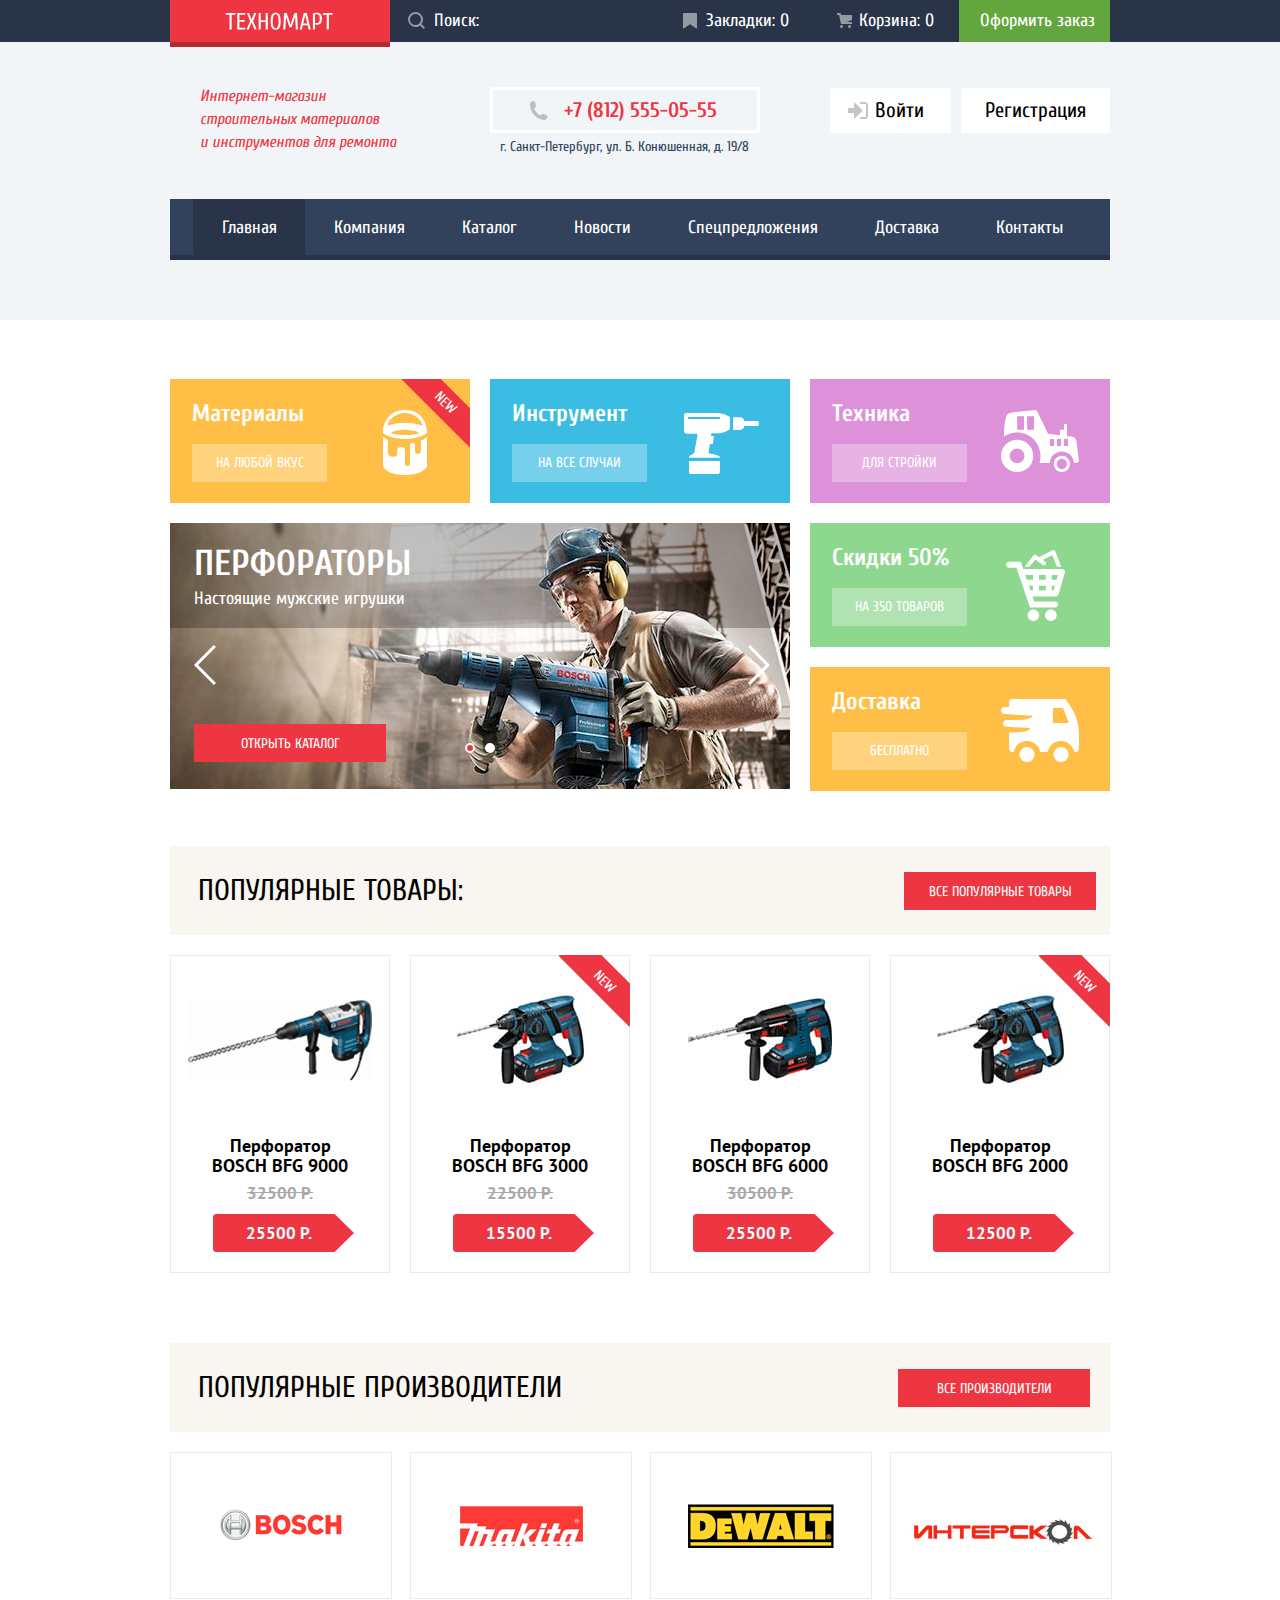
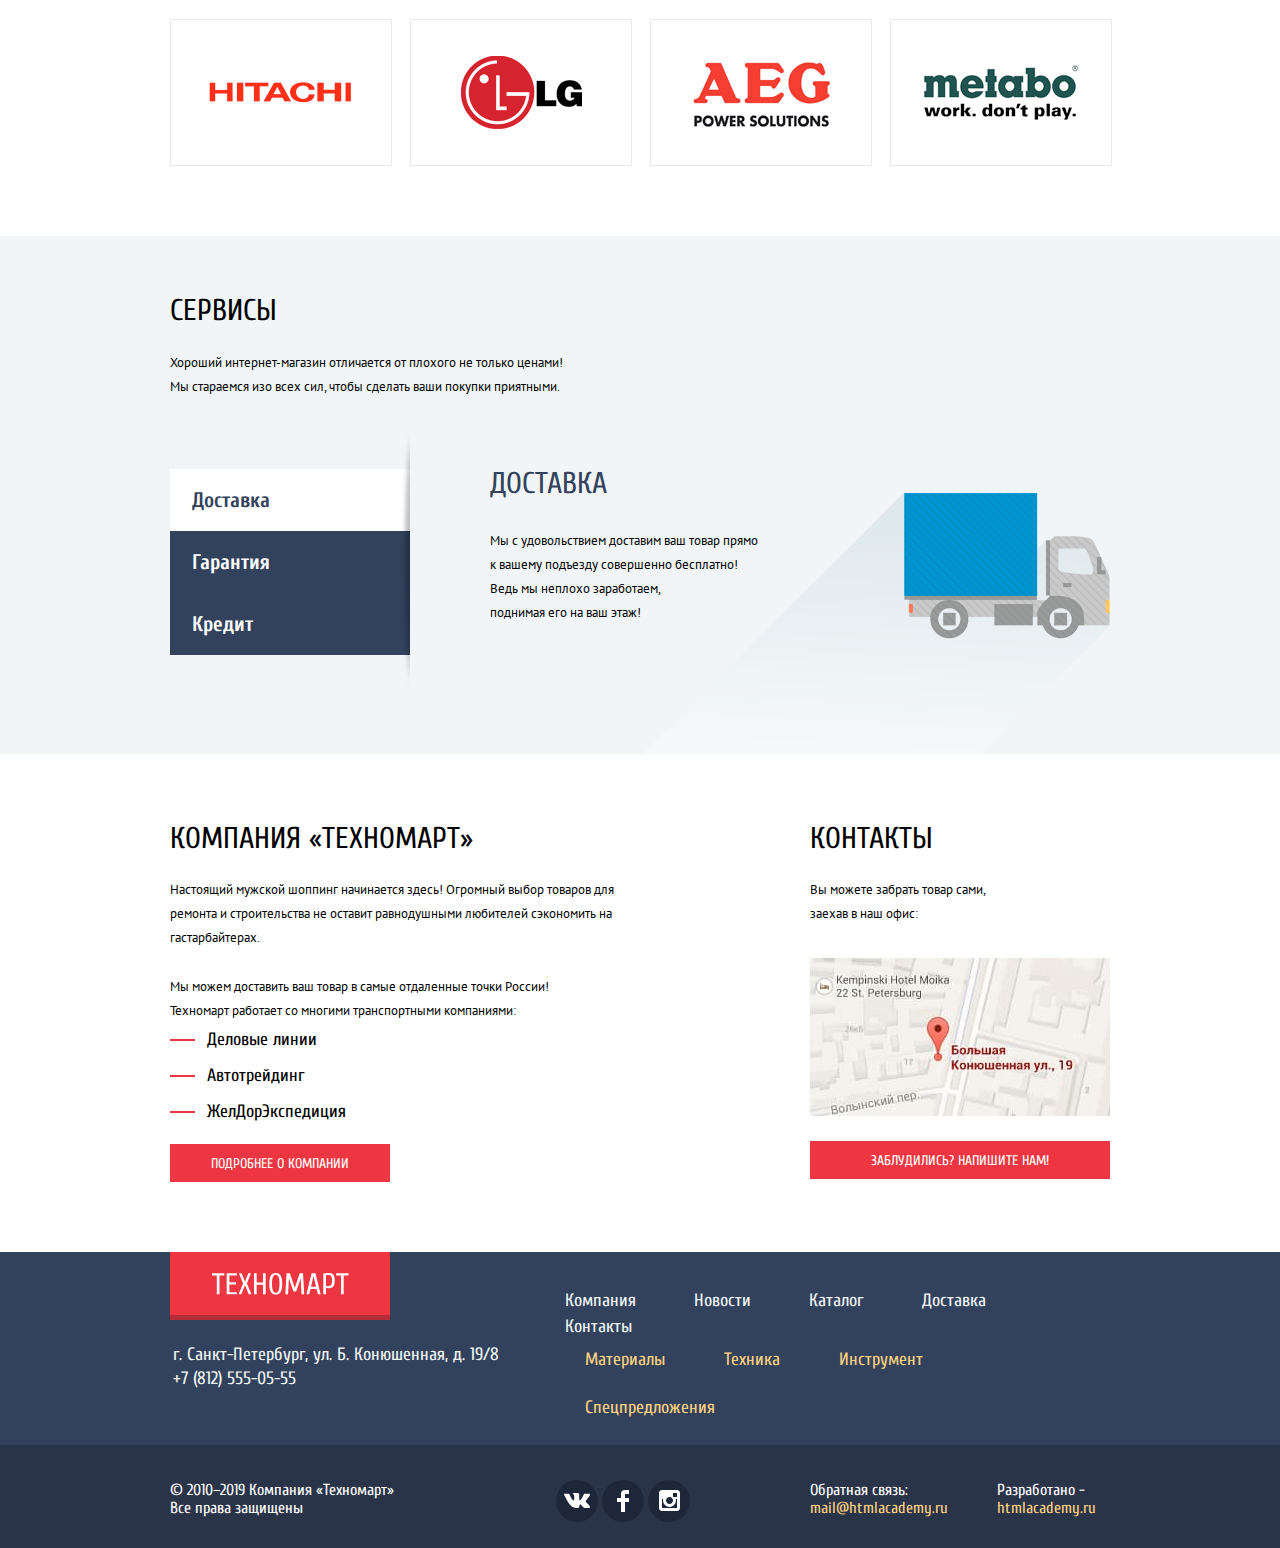
<file: index.html>
<!DOCTYPE html>
<html lang="ru">
  <head>
    <meta charset="utf-8">
    <title>HTML Academy: Техномарт</title>
    <link href="https://fonts.googleapis.com/css2?family=Cuprum:ital,wght@0,400;0,700;1,400;1,700&family=PT+Sans:ital,wght@0,400;0,700;1,400;1,700&display=swap" rel="stylesheet">    
    <link rel="stylesheet" href="css/normalize.css">
    <link rel="stylesheet" href="css/styles-minimized.css">
  </head>
  <body class="page-body">
    <header class="header">
      <div class="header-top">
        <div class="container">
          <div class="header-top-layout">
            <div class="header-logo-positioner">
              <a class="logo">
                <img src="img/svg/logo-technomart.svg" width="108" height="18" alt="Логотип Техномарт">
              </a>
            </div>
            <form class="header-search" action="https://echo.htmlacademy.ru" method="post">
              <input class="search-field" type="search" id="search" name="search" placeholder="Поиск:">
              <label class="header-search-label" for="search">
                <span class="visually-hidden">Поиск:</span>
                <svg xmlns="http://www.w3.org/2000/svg" width="17" height="17" viewBox="0 0 17 17">
                  <path fill="#ffffff" d="M17 15.586l-3.542-3.542A7.465 7.465 0 0 0 15 7.5 7.5 7.5 0 1 0 7.5 15c1.71 0 3.282-.579 
                  4.544-1.542L15.586 17 17 15.586zM2 7.5C2 4.467 4.467 2 7.5 2 10.532 2 13 4.467 13 7.5c0 3.032-2.468 5.5-5.5 5.5A5.506 5.506 0 0 1 2 7.5z"/>
                </svg>
              </label>
              <button class="visually-hidden" type="submit">Найти</button>
            </form>        
            <a class="header-top-link header-link-bookmarks" href ="#">Закладки: <span>0</span></a>
            <a class="header-top-link header-link-cart" href ="#">Корзина: <span>0</span></a>
            <a class="header-top-link order" href="#">Оформить заказ</a>
          </div>
        </div>
      </div>
      <div class="container">
        <div class="header-center-layout">
          <p class="header-desc">Интернет-магазин строительных материалов<br> и инструментов для ремонта</p>
          <div class="header-contacts">
            <a class="header-tel" href="tel:+78125550555">+7 (812) 555-05-55</a>
            <p class="header-address">г. Санкт-Петербург, ул. Б. Конюшенная, д. 19/8</p>
          </div>
          <ul class="header-user-navigation">
            <li><a class="header-user-navigation-link header-user-link-enter" href="#">Войти</a></li>
            <li><a class="header-user-navigation-link header-user-link-registration" href="#">Регистрация</a></li>
          </ul>
        </div>
        <nav class="header-navigation">
            <ul class="header-site-navigation">
              <li class="header-navigation-current"><a>Главная</a></li>
              <li><a href="#">Компания</a></li>
              <li><a href="catalog.html">Каталог</a></li>
              <li><a href="#">Новости</a></li>
              <li><a href="#">Спецпредложения</a></li>
              <li><a href="#">Доставка</a></li>
              <li><a href="#">Контакты</a></li>          
            </ul>
        </nav>
      </div>
    </header>
    <main>
      <div class="container">
        <h1 class="visually-hidden">Техномарт</h1>
        <section class="promo"> 
          <div class="promo-item promo-item-materials">
            <h3>Материалы</h3>
            <span class="new-promo-product">New</span>
            <a class="promo-item-button item-materials-button" href="#">На любой вкус</a>
          </div>
          <div class="promo-item promo-item-tool">
            <h3>Инструмент</h3>
            <a class="promo-item-button item-tool-button" href="#">На все случаи</a>
          </div>
          <div class="promo-item promo-item-technic">
            <h3>Техника</h3>
            <a class="promo-item-button item-technic-button" href="#">Для стройки</a>
          </div>
          <div class="promo-item promo-item-discount">
            <h3>Скидки 50%</h3>
            <a class="promo-item-button item-discount-button" href="#">На 350 товаров</a>
          </div>
          <div class="promo-item promo-item-delivery">
            <h3>Доставка</h3>
            <a class="promo-item-button item-delivery-button" href="#">Бесплатно</a>
          </div>
          <div class="slider">
            <ul class="slider-list">
              <li class="slide slide-one slide-current">
                <h3>Перфораторы</h3>
                <p>Настоящие мужские игрушки</p>
                <a class="regular-button" href="catalog.html">Открыть каталог</a>  
              </li>
              <li class="slide slide-two ">
                <h3>Дрели</h3>
                <p>Соседям на радость!</p>
                <a class="regular-button" href="catalog.html">Открыть каталог</a>  
              </li> 
            </ul> 
            <div class="slider-controls-middle">
              <button class="slider-controls-middle-button-left" type="button" aria-label="Предыдущий слайд"></button>      
              <button class="slider-controls-middle-button-right" type="button" aria-label="Следующий слайд"></button>
            </div>
            <div class="slider-controls-bottom">
              <button class="slider-controls-bottom-button slider-controls-bottom-current" type="button" aria-label="Первый слайд"></button>
              <button class="slider-controls-bottom-button" type="button" aria-label="Второй слайд"></button>
            </div>  
          </div>   
        </section>
        <section class="popular-products">
          <div class="popular-products-title-wrap">
            <h2>Популярные товары:</h2>
            <a class="regular-button" href="#">Все популярные товары</a>
          </div>
          <ul class="popular-products-list">
            <li class="product-item">
              <a href="product-1.html" class="product-item-link">
                <div class="product-item-top">
                    <h3>Перфоратор BOSCH BFG 9000</h3>
                    <p class="product-img">
                        <img src="img/bosch-bfg-9000.jpg" width="184" height="164" alt="Перфоратор BOSCH BFG 9000">
                    </p>
                </div>
                <div class="product-item-price">
                  <span class="old-price price">32500 Р.</span>
                  <div class="current-price-wrap">
                      <span class="current-price price">25500 Р.</span>
                  </div>
                </div>
              </a>
              <div class="product-item-buttons">
                <div class="product-item-buttons-wrapper">
                  <button class="add-to-cart" type="submit" ><span class="add-to-cart-styler">Купить</span></button>
                  <button class="add-to-bookmarks" type="submit" >В закладки</button>
                </div>
              </div>
            </li>
            <li class="product-item new-product">
                <a href="product-2.html" class="product-item-link">
                  <div class="product-item-top">
                      <h3>Перфоратор BOSCH BFG 3000</h3>
                      <p class="product-img"> 
                          <img src="img/bosch-bfg-3000.jpg" width="127" height="112" alt="Перфоратор BOSCH BFG 3000">
                      </p>
                  </div>
                  <div class="product-item-price">
                    <span class="old-price price">22500 Р.</span>
                    <div class="current-price-wrap">
                        <span class="current-price price">15500 Р.</span>
                    </div>
                  </div>
                </a>
                <div class="product-item-buttons">
                  <div class="product-item-buttons-wrapper">
                    <button class="add-to-cart" type="submit"><span class="add-to-cart-styler">Купить</span></button>
                    <button class="add-to-bookmarks" type="submit">В закладки</button>
                  </div>
                </div>
            </li>
            <li class="product-item">
                <a href="product-3.html" class="product-item-link">
                  <div class="product-item-top">
                      <h3>Перфоратор BOSCH BFG 6000</h3>
                      <p class="product-img">
                          <img src="img/bosch-bfg-6000.jpg" width="144" height="128" alt="Перфоратор BOSCH BFG 6000">
                      </p>
                  </div>
                  <div class="product-item-price">
                    <span class="old-price price">30500 Р.</span>
                    <div class="current-price-wrap"><span class="current-price price">25500 Р.</span></div>
                  </div>
                </a>
                <div class="product-item-buttons">
                  <div class="product-item-buttons-wrapper">
                    <button class="add-to-cart" type="submit"><span class="add-to-cart-styler">Купить</span></button>
                    <button class="add-to-bookmarks" type="submit">В закладки</button>
                  </div>
                </div>
            </li>
            <li class="product-item new-product">
                <a href="product-4.html" class="product-item-link">
                  <div class="product-item-top">
                      <h3>Перфоратор BOSCH BFG 2000</h3>
                      <p class="product-img">
                        <img src="img/bosch-bfg-2000.jpg" width="127" height="112" alt="Перфоратор BOSCH BFG 2000">
                      </p>
                  </div>
                  <div class="product-item-price">
                    <span class="old-price price"></span> 
                    <div class="current-price-wrap"><span class="current-price price">12500 Р.</span></div>
                  </div>
                </a>
                <div class="product-item-buttons">
                  <div class="product-item-buttons-wrapper">
                    <button class="add-to-cart" type="submit"><span class="add-to-cart-styler">Купить</span></button>
                    <button class="add-to-bookmarks" type="submit">В закладки</button>
                  </div>
                </div>
            </li>
          </ul>
        </section>
        <section class="popular-manufacturers">
          <div class="popular-manufacturers-title-wrap">
            <h2>Популярные производители</h2>
            <a class="regular-button" href="#">Все производители</a>
          </div>
          <ul class="popular-manufacturers-list">
            <li>
              <a href=""><img src="img/bosch-logo.png" width="126" height="37" alt="Bosch"></a>
            </li>
            <li>
              <a href="#"><img src="img/makita-logo.png" width="123" height="40" alt="Makita"></a>
            </li>
            <li>
              <a href="#"><img src="img/dewalt-logo.png" width="146" height="44" alt="Dewalt"></a>
            </li>
            <li>
              <a href="#"><img src="img/interskol-logo.png" width="200" height="88" alt="Интерскол"></a>
            </li>
            <li>
              <a href="#"><img src="img/hitachi-logo.png" width="169" height="31" alt="Hitachi"></a>
            </li>
            <li>
              <a href="#"><img src="img/lg-logo.png" width="121" height="73" alt="LG"></a>
            </li>
            <li>
              <a href="#"><img src="img/aeg-logo.png" width="151" height="96" alt="AEG"></a>
            </li>
            <li>
              <a href="#"><img src="img/metabo-logo.png" width="204" height="69" alt="Metabo"></a>
            </li>
          </ul>
        </section>
      </div>
      <section class="services">
        <div class="container">
          <div class="services-wrap">
            <div class="services-desc">
              <h2>Сервисы</h2>
              <p>
                Хороший интернет-магазин отличается от плохого не только ценами! Мы стараемся изо всех сил, чтобы сделать ваши покупки приятными.
              </p>
            </div>
            <ul class="services-type-list">
              <li>
                <button class="service-type service-type-selected" aria-label="Показать условия доставки">Доставка</button>
              </li>
              <li>
                <button class="service-type" aria-label="Показать условия гарантии">Гарантия</button>
              </li>
              <li>
                <button class="service-type" aria-label="Показать условия кредита">Кредит</button>
              </li>
            </ul>
            <ul class="services-items-list">
              <li class="delivery-service service delivery-service-show">
                <h3>Доставка</h3>
                <p>
                  Мы с удовольствием доставим ваш товар прямо к вашему подъезду совершенно бесплатно! Ведь мы неплохо заработаем,<br> поднимая его на ваш этаж!
                </p>
              </li>
              <li class="guarantee-service service">
                <h3>Гарантия</h3>
                <p>
                  Если купленный у нас товар поломается или заискрит,<br> а также в случае пожара, спровоцированного его возгаранием, вы всегда можете быть уверены в нашей гарантии. Мы обменяем сгоревший товар на новый. Дом уж восстановите как-нибудь сами.
                </p>
              </li>
              <li class="credit-service service">
                <h3>Кредит</h3>
                <p>
                  Залезть в долговую яму стало проще! Кредитные консультанты придут вам на помощь.
                </p>
                <a class="regular-button" href="#">Отправить заявку</a>
              </li>
            </ul>
          </div>
        </div>
      </section>
      <div class="container">
        <div class="index-columns">
          <section class="about-column">
            <h2>Компания «Техномарт»</h2>
            <p class="about-company-info">
              Настоящий мужской шоппинг начинается здесь! Огромный выбор товаров для ремонта и строительства не оставит равнодушными любителей сэкономить на гастарбайтерах.
            </p>
            <p class="about-delivery-info">
              Мы можем доставить ваш товар в самые отдаленные точки России! Техномарт работает со многими транспортными компаниями:
            </p>
            <ul class="about-transport-companies">
              <li class="transport-company-name">Деловые линии</li>
              <li class="transport-company-name">Автотрейдинг</li>
              <li class="transport-company-name">ЖелДорЭкспедиция</li>
            </ul>
            <a class="regular-button about-column-button" href="#">Подробнее о компании</a>
          </section>
          <section class="address-column">
            <h2>Контакты</h2>
            <p class="address-column-info">Вы можете забрать товар сами, заехав в наш офис:</p>
            <a href="https://goo.gl/maps/7wHu3Edx96CQrCmF8" class="address-column-map">
              <img src="img/map.jpg" width="300" height="158" alt="Карта">
            </a>
            <a class="regular-button address-column-button" href="#">Заблудились? Напишите нам!</a>
          </section>
        </div>
      </div>
    </main>
    <footer class="footer">
        <div class="container">
          <div class="footer-top">
            <a class="footer-logo">
              <img src="img/svg/logo-technomart.svg" width="138" height="23" alt="Логотип Техномарт">
            </a>
            <p class="footer-contacts">г. Санкт-Петербург, ул. Б. Конюшенная, д. 19/8 +7 (812) 555-05-55</p>
            <ul class="footer-site-navigation">
              <li><a href="#">Компания</a></li>
              <li><a href="#">Новости</a></li>
              <li><a href="catalog.html">Каталог</a></li>
              <li><a href="#">Доставка</a></li>
              <li><a href="#">Контакты</a></li>
            </ul>
            <ul class="footer-section-navigation">
              <li><a href="#">Материалы</a></li>
              <li><a href="#">Техника</a></li>
              <li><a href="#">Инструмент</a></li>
              <li><a href="#">Спецпредложения</a></li>
            </ul>
          </div>
        </div>
      <div class="footer-bottom">
        <div class="container">
          <div class="footer-bottom-wrapper">
            <p class="copyright">© 2010–2019 Компания «Техномарт» Все права защищены</p>
            <section class="socials">
              <h3 class="visually-hidden">Мы в социальных сетях</h3>
              <ul class="social-links">
                <li>
                  <a class="social-link vk-link" href="https://vk.com">
                    <span class="visually-hidden">ВКонтакте</span>
                  </a>
                </li>
                <li>
                  <a class="social-link facebook-link" href="https://facebook.com">
                    <span class="visually-hidden">Фейсбук</span>
                  </a>
                </li>
                <li>
                  <a class="social-link instagram-link" href="https://instagram.com">
                    <span class="visually-hidden">Инстаграм</span>
                  </a>
                </li>
              </ul>
            </section>
            <div class="feedback-developed-wrapper">
              <div class="feedback">
                <p>Обратная связь:<br>
                  <a href="#">mail@htmlacademy.ru</a>
                </p>
              </div>  
              <div class="developed">
                <p>Разработано -<br>
                  <a href="https://htmlacademy.ru/intensive/htmlcss">htmlacademy.ru</a>
                </p>
              </div>
            </div>
          </div>
        </div>
      </div>
    </footer>
    <section class="popup-map">
      <div class="popup-map-positioner">
        <h2 class="visually-hidden">Большая карта</h2>
        <iframe src="https://www.google.com/maps/embed?pb=!1m18!1m12!1m3!1d1998.598942412389!2d30.32089461595737!3d59.93879686904807!2m3!1f0!2f0!3f0!3m2!1i1024!2i768!4f13.1!3m3!1m2!1s0x4696310fca5ba729%3A0xea9c53d4493c879f!2z0JHQvtC70YzRiNCw0Y8g0JrQvtC90Y7RiNC10L3QvdCw0Y8g0YPQuy4sIDE5LCDQodCw0L3QutGCLdCf0LXRgtC10YDQsdGD0YDQsywgMTkxMTg2!5e0!3m2!1sru!2sru!4v1592927028153!5m2!1sru!2sru" width="940" height="440" style="border:0;" allowfullscreen="" aria-hidden="false" tabindex="0"></iframe>
        <button class="popup-map-close-button" type="button"><span class="visually-hidden">Закрыть карту</span></button>
      </div>
    </section>
    <section class="feedback-form-popup">
      <div class="feedback-form-wrap">
        <h2 class="visually-hidden">Форма отправки сообщения</h2>
        <form class="feedback-form" action="https://echo.htmlacademy.ru" method="post">
          <div class="feedback-form-positioner">
            <div class="feedback-form-layout">
              <div class="feedback-form-name-field">
                <label for="name">Ваше имя:</label>
                <input class="name-field" type="text" id="name" name="name" placeholder="Имя Фамилия">
              </div>
              <div class="feedback-form-email-field">
                <label for="email">Ваш e-mail:</label>
                <input class="email-field" type="email" id="email" name="email" placeholder="email@example.com">
              </div>
              <div class="feedback-form-message-field">
                <label for="message">Текст письма:</label>
                <textarea class="message-field" rows="4" id="message" name="message" placeholder="В свободной форме"></textarea>
              </div>
            </div>
          </div>
          <div class="feedback-form-bottom">
            <button class="regular-button" type="submit">Отправить</button>
          </div>
        </form>
        <button class="feedback-form-close-button" type="button">
          <span class="visually-hidden">Закрыть форму</span>
        </button>
      </div>
    </section>
    <section class="popup-added-to-cart">
      <div class="added-to-cart-wrapper">
          <p><strong>Товар добавлен в корзину!</strong></p>
          <div class="popup-added-to-cart-buttons-wrap">
              <a class="popup-added-to-cart-place-order-button" href="#">Оформить заказ</a>
              <a class="popup-added-to-cart-continue-shopping-button" href="#">Продолжить покупки</a>
          </div>
          <button class="popup-added-to-cart-close-button" type="submit">
              <span class="visually-hidden">Закрыть окно</span>
          </button>
      </div>
    </section>
    <script src="js/scripts-minimized.js"></script>
  </body>
</html>
</file>
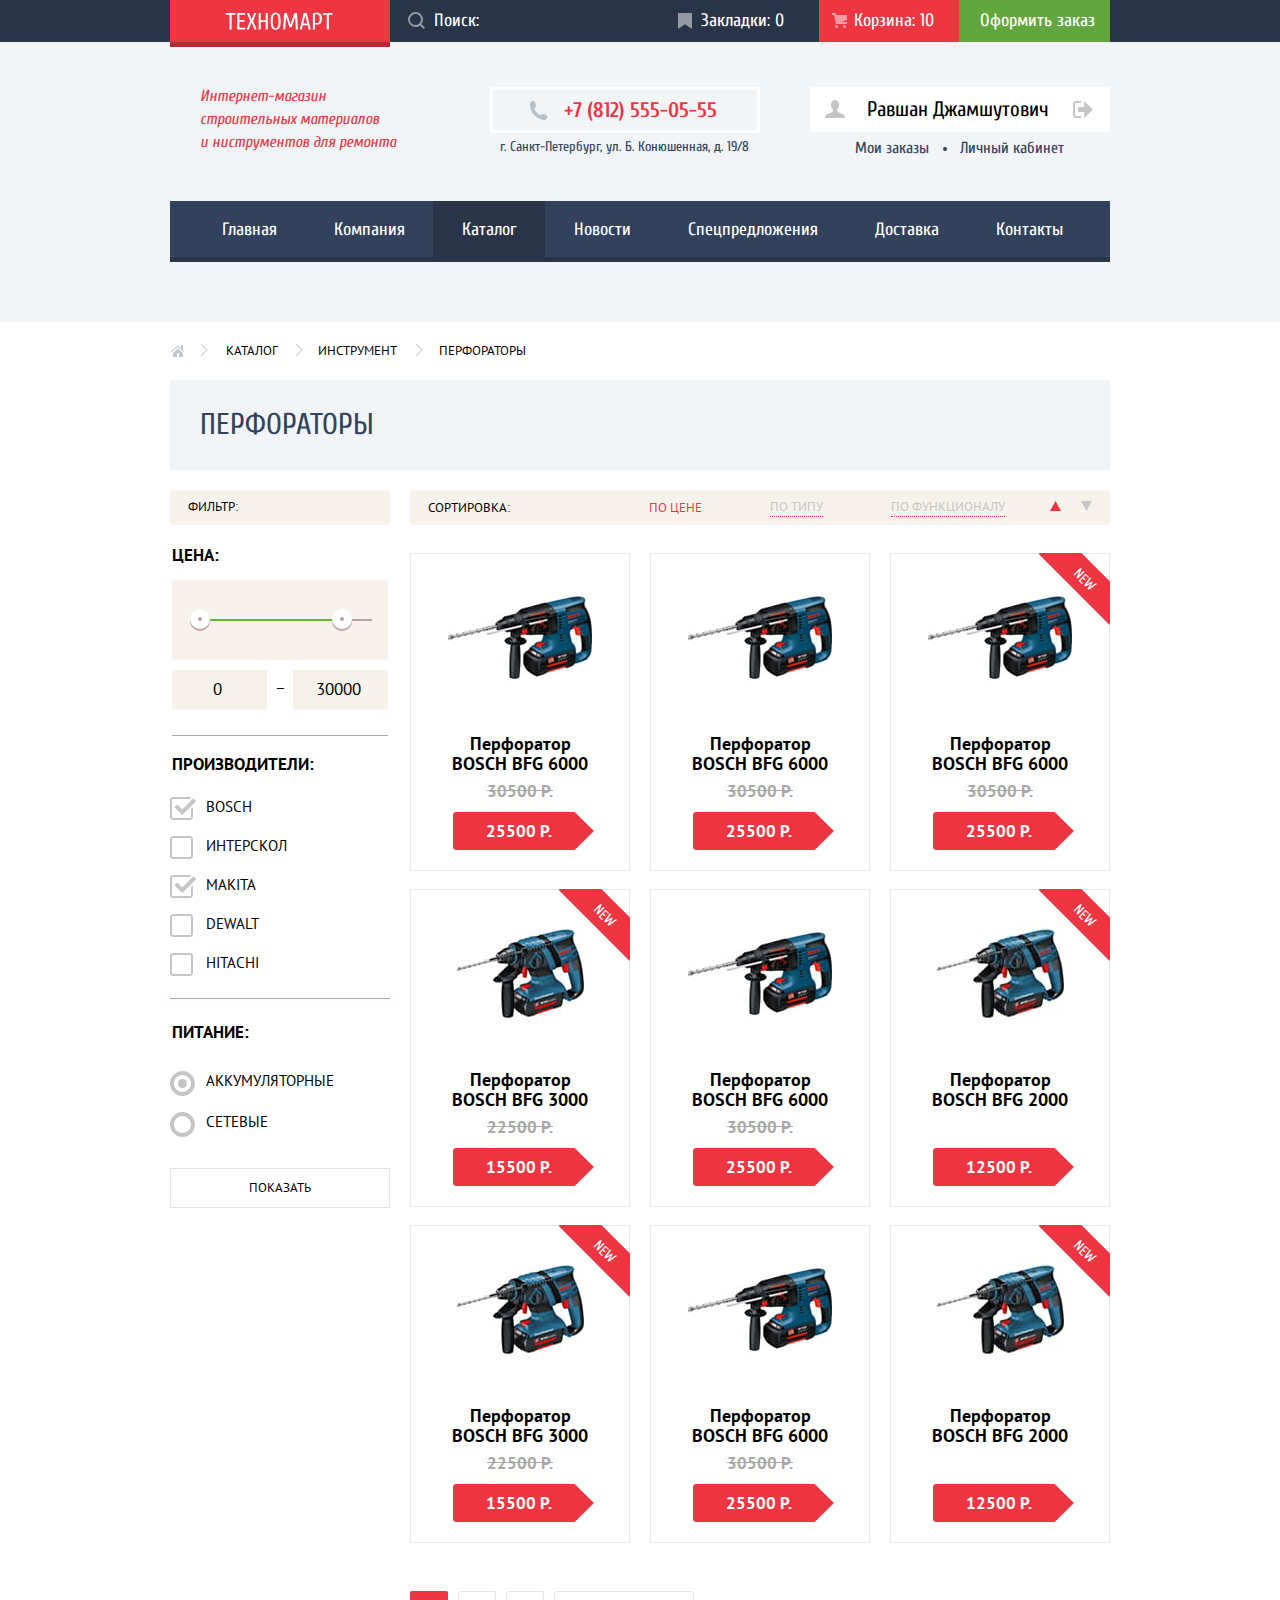
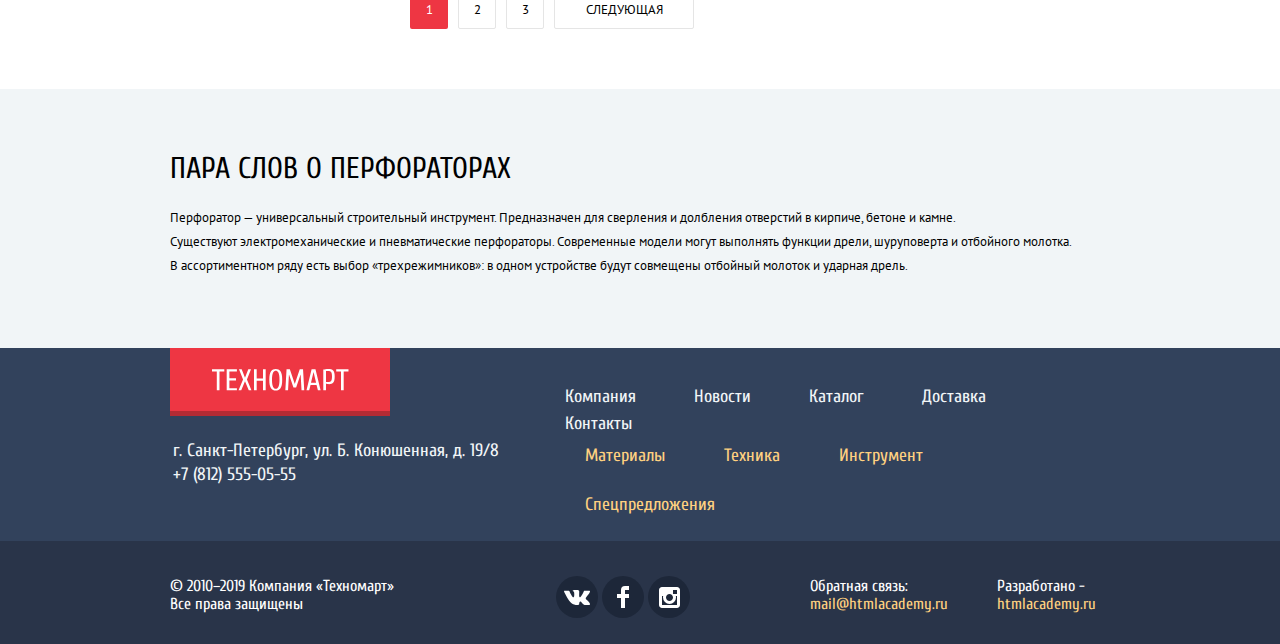
<file: catalog.html>
<!DOCTYPE html>
<html class="page" lang="ru">
  <head>
    <meta charset="utf-8">
    <title>HTML Academy: Техномарт Каталог</title>
    <link href="https://fonts.googleapis.com/css2?family=Cuprum:ital,wght@0,400;0,700;1,400;1,700&family=PT+Sans:ital,wght@0,400;0,700;1,400;1,700&display=swap" rel="stylesheet">
    <link rel="stylesheet" href="css/normalize.css">
    <link rel="stylesheet" href="css/styles-minimized.css">
  </head>
  <body class="page-body">
    <header class="header">
        <div class="header-top">
            <div class="container">
                <div class="header-top-layout">
                    <div class="header-logo-positioner">
                        <a class="logo" href="index.html">
                            <img src="img/svg/logo-technomart.svg" width="108" height="18" alt="Логотип Техномарт">
                        </a>
                    </div>   
                    <form class="header-search" action="https://echo.htmlacademy.ru" method="post">
                        <input class="search-field" type="search" id="search" name="search" placeholder="Поиск:">
                        <label class="header-search-label" for="search">
                          <span class="visually-hidden">Поиск:</span>
                          <svg xmlns="http://www.w3.org/2000/svg" width="17" height="17" viewBox="0 0 17 17">
                            <path fill="#ffffff" d="M17 15.586l-3.542-3.542A7.465 7.465 0 0 0 15 7.5 7.5 7.5 0 1 0 7.5 15c1.71 0 3.282-.579 
                            4.544-1.542L15.586 17 17 15.586zM2 7.5C2 4.467 4.467 2 7.5 2 10.532 2 13 4.467 13 7.5c0 3.032-2.468 5.5-5.5 5.5A5.506 5.506 0 0 1 2 7.5z"/>
                          </svg>
                        </label>
                        <button class="visually-hidden" type="submit">Найти</button>
                      </form>         
                    <a class="header-top-link header-link-bookmarks" href ="#">Закладки: <span>0</span></a>
                    <a class="header-top-link header-link-cart filled" href ="#">Корзина: <span> 10</span></a>
                    <a class="header-top-link order" href="#">Оформить заказ</a>
                </div>
            </div>
        </div>
        <div class="container">
            <div class="header-center-layout">
                <p class="header-desc">Интернет-магазин строительных материалов<br> и ниструментов для ремонта</p>
                <div class="header-contacts">
                    <a class="header-tel" href="tel:+78125550555">+7 (812) 555-05-55</a>
                    <p class="header-address">г. Санкт-Петербург, ул. Б. Конюшенная, д. 19/8</p>
                </div>
                <div class="catalog-user-navigation">
                    <ul class="catalog-user-profile">
                        <li>
                            <a class="catalog-user-profile-enter" href="#">
                                <svg xmlns="http://www.w3.org/2000/svg" width="20" height="18" viewBox="0 0 20 18">
                                    <path fill="#c5c5c5" d="M17.881 14.166c-2.144-.735-4.256-1.666-5.207-2.39-.657-.501-.77-1.618-.517
                                    -2.415 1.118-.903 1.864-2.477 1.864-4.278C14.021 2.276 12.221 0 10 0S5.979 2.276 5.979 5.083c0
                                     1.801.746 3.374 1.863 4.277.253.798.141 1.915-.517 2.416-.95.724-3.063 1.654-5.207 2.39S0 18 
                                     0 18h20s.025-3.099-2.119-3.834z"/>
                                </svg>
                                Равшан Джамшутович
                            </a>
                        </li>
                        <li>
                            <a class="catalog-user-profile-exit" href="#">
                                <span class="visually-hidden">Выйти из профиля</span>
                                <svg xmlns="http://www.w3.org/2000/svg" width="21" height="17" viewBox="0 0 21 17">
                                    <g fill="#c5c5c5"><path fill="#c5c5c5" d="M21 8.5L12.125 0v6h-6v5h6v6z"/><path fill="#c5c5c5" d="M3.106 
                                    13.952V3.048c.018-.376.171-1.057 1.01-1.057h5.027V0H4.116C1.938
                                    0 1.112 1.81 1.087 3.027v10.946C1.112 15.189 1.938 17 4.116 17h5.027v-1.99H4.116c-.839 
                                    0-.992-.683-1.01-1.058z"/></g>
                                </svg>
                            </a>
                        </li>
                    </ul>
                    <ul class="catalog-user-links">
                        <li>
                            <a class="catalog-user-link-order" href="#">Мои заказы</a>
                        </li>
                        <li>
                            <a class="catalog-user-link-account" href="#">Личный кабинет</a>
                        </li>
                    </ul>
                </div>
            </div>
            <nav class="header-navigation">
                <ul class="header-site-navigation">
                    <li><a href="index.html">Главная</a></li>
                    <li><a href="#">Компания</a></li>
                    <li class="header-navigation-current"><a>Каталог</a></li>
                    <li><a href="#">Новости</a></li>
                    <li><a href="#">Спецпредложения</a></li>
                    <li><a href="#">Доставка</a></li>
                    <li><a href="#">Контакты</a></li>         
                </ul>
            </nav>
        </div>
    </header>
    <main>
        <div class="container">
            <div class="catalog-title-section">
                <h1 class="catalog-page-title">Перфораторы</h1>
                <ul class="breadcrumbs">
                    <li class="breadcrumbs-main">
                        <a class="breadcrumbs-main-link" href="index.html"><span class="visually-hidden">Главная</span></a>
                    </li>
                    <li class="breadcrumbs-catalog">
                        <a  href="catalog.html">Каталог</a>
                    </li>
                    <li class="breadcrumbs-instrument">
                        <a href="#">Инструмент</a>
                    </li>
                    <li class="breadcrumbs-perforators">
                        <a>Перфораторы</a>
                    </li>
                </ul>
            </div>
            <div class="catalog-wrapper">
                <section class="catalog-filter">
                    <h2 class="visually-hidden">Фильтр товаров</h2>
                    <span class="section-subtitle filter-subtitle">фильтр:</span>
                    <form action="https://echo.htmlacademy.ru" method="post">
                        <fieldset class="price-filter">
                            <legend>Цена:</legend>
                            <div class="price-filter-range">
                                <div class="price-filter-controls">
                                    <div class="price-filter-scale">
                                        <div class="price-filter-bar"></div>
                                    </div>
                                    <div class="price-filter-toggle price-filter-toggle-min" tabindex="0"></div>    
                                    <div class="price-filter-toggle price-filter-toggle-max" tabindex="0"></div>  
                                </div>
                                <div class="price-filter-outputs">
                                    <label class="min-price">
                                    <span class="visually-hidden">Цена от</span>
                                    <input type="number" name="min-price" min="0" value="0">
                                    </label>
                                    _
                                    <label class="max-price">
                                    <span class="visually-hidden">Цена до</span>
                                    <input type="number" name="max-price" min="0" value="30000">
                                    </label>
                                </div>     
                            </div>   
                        </fieldset>
                        <fieldset class="manufacturer-filter">
                            <legend>Производители:</legend>
                                <ul>
                                    <li class="filter-option filter-checkbox">
                                        <input class="visually-hidden filter-input-checkbox" type="checkbox" name="manufacturer" id="filter-item-bosch" value="bosch" checked>
                                        <label for="filter-item-bosch">
                                                <span class="checkbox"></span>
                                                Bosch
                                        </label>
                                    </li>
                                    <li class="filter-option filter-checkbox">
                                        <input class="visually-hidden filter-input-checkbox" type="checkbox" name="manufacturer" id="filter-item-interskol" value="interskol">
                                        <label class="testbox" for="filter-item-interskol">
                                            <span class="checkbox"></span>
                                            Интерскол
                                        </label>
                                    </li>
                                    <li class="filter-option filter-checkbox">
                                        <input class="visually-hidden filter-input-checkbox" type="checkbox" name="manufacturer" id="filter-item-makita" value="makita" checked>
                                        <label for="filter-item-makita">
                                            <span class="checkbox"></span>
                                            Makita
                                        </label>
                                    </li>
                                    <li class="filter-option filter-checkbox">
                                        <input class="visually-hidden filter-input-checkbox" type="checkbox" name="manufacturer" id="filter-item-dewalt" value="dewalt">
                                        <label for="filter-item-dewalt">
                                            <span class="checkbox"></span>
                                            Dewalt
                                        </label>
                                    </li>
                                    <li class="filter-option filter-checkbox">
                                        <input class="visually-hidden filter-input-checkbox" type="checkbox" name="manufacturer" id="filter-item-hitachi" value="hitachi">
                                        <label for="filter-item-hitachi">
                                            <span class="checkbox"></span>
                                            Hitachi
                                        </label>
                                    </li>
                                </ul>
                        </fieldset>
                        <fieldset class="power-options-filter">
                            <legend>Питание:</legend>
                                <ul>
                                    <li class="filter-option filter-radio">
                                        <input class="visually-hidden filter-input-radio"  type="radio" name="power-options" id="option-filter-wireless" value="wireless" checked>
                                        <label for="option-filter-wireless">
                                            <span class="radio"></span>
                                            Аккумуляторные
                                        </label>
                                    </li>
                                    <li class="filter-option filter-radio">
                                        <input class="visually-hidden filter-input-radio" type="radio" name="power-options" id="option-filter-wireline" value="wireline">
                                        <label for="option-filter-wireline">
                                            <span class="radio"></span>
                                            Сетевые
                                        </label>
                                    </li>
                                </ul>
                        </fieldset>
                        <button class="filter-submit-button" type="submit">Показать</button>
                    </form>
                </section>
                <section class="catalog-products">
                    <h2 class="visually-hidden">Список товаров</h2>
                    <div class="catalog-products-sorting">
                        <span class="section-subtitle">Сортировка:</span>
                        <div class="sorting-buttons">
                            <div class="sorting-buttons-layout">
                                <button class="sorting-button sorting-button-selected" type="submit">По цене</button>
                                <button class="sorting-button" type="submit">По типу</button>
                                <button class="sorting-button" type="submit">По функционалу</button>
                            </div>
                            <div class="sorting-button-icon-layout">
                                <button class="sorting-button-icon-selected" type="submit">
                                    <span class="visually-hidden">По возрастанию</span>
                                    <svg xmlns="http://www.w3.org/2000/svg" width="11" height="10" viewBox="0 0 11 10">
                                        <path fill="#231F20" d="M5.5 0L0 10h11z"/>
                                    </svg>
                                </button>
                                <button class="sorting-button-icon" type="submit">
                                    <span class="visually-hidden">По убыванию</span>
                                    <svg xmlns="http://www.w3.org/2000/svg" width="11" height="10" viewBox="0 0 11 10">
                                        <path fill="#231F20" d="M5.5 10L0 0h11"/></svg>
                                </button>
                            </div>
                        </div>
                    </div>
                    <ul class="catalog-product-layout">
                        <li class="product-item">
                            <a href="product-1.html" class="product-item-link">
                                <div class="product-item-top">
                                    <h3>Перфоратор BOSCH BFG 6000</h3>
                                    <p class="product-img">
                                        <img src="img/bosch-bfg-6000.jpg" width="144" height="128" alt="Перфоратор BOSCH BFG 6000">
                                    </p>
                                </div>
                                <div class="product-item-price">
                                    <span class="old-price price">30500 Р.</span>
                                    <div class="current-price-wrap"><span class="current-price price">25500 Р.</span></div>
                                </div>
                            </a>
                            <div class="product-item-buttons">
                                <div class="product-item-buttons-wrapper">
                                    <button class="add-to-cart" type="submit"><span class="add-to-cart-styler">Купить</span></button>
                                    <button class="add-to-bookmarks" type="submit">В закладки</button>
                                </div>
                            </div>
                        </li>
                        <li class="product-item">
                            <a href="product-2.html" class="product-item-link">
                                <div class="product-item-top">
                                    <h3>Перфоратор BOSCH BFG 6000</h3>
                                    <p class="product-img">
                                        <img src="img/bosch-bfg-6000.jpg" width="144" height="128" alt="Перфоратор BOSCH BFG 6000">
                                    </p>
                                </div>
                                <div class="product-item-price">
                                    <span class="old-price price">30500 Р.</span>
                                    <div class="current-price-wrap"><span class="current-price price">25500 Р.</span></div>
                                </div>
                            </a>
                            <div class="product-item-buttons">
                                <div class="product-item-buttons-wrapper">
                                    <button class="add-to-cart" type="submit"><span class="add-to-cart-styler">Купить</span></button>
                                    <button class="add-to-bookmarks" type="submit">В закладки</button>
                                </div>
                            </div>
                        </li>
                        <li class="product-item new-product">
                            <a href="product-3.html" class="product-item-link">
                                <div class="product-item-top">
                                    <h3>Перфоратор BOSCH BFG 6000</h3>
                                    <p class="product-img">
                                        <img src="img/bosch-bfg-6000.jpg" width="144" height="128" alt="Перфоратор BOSCH BFG 6000">
                                    </p>
                                </div>
                                <div class="product-item-price">
                                    <span class="old-price price">30500 Р.</span>
                                    <div class="current-price-wrap"><span class="current-price price">25500 Р.</span></div>
                                </div>
                            </a>
                            <div class="product-item-buttons">
                                <div class="product-item-buttons-wrapper">
                                    <button class="add-to-cart" type="submit"><span class="add-to-cart-styler">Купить</span></button>
                                    <button class="add-to-bookmarks" type="submit">В закладки</button>
                                </div>
                            </div>
                        </li>
                        <li class="product-item new-product">
                            <a href="product-4.html" class="product-item-link">
                                <div class="product-item-top">
                                    <h3>Перфоратор BOSCH BFG 3000</h3>
                                    <p class="product-img">  
                                        <img src="img/bosch-bfg-3000.jpg" width="127" height="112" alt="Перфоратор BOSCH BFG 3000">
                                    </p>
                                </div>
                                <div class="product-item-price">
                                    <span class="old-price price">22500 Р.</span>
                                    <div class="current-price-wrap">
                                        <span class="current-price price">15500 Р.</span>
                                    </div>
                                </div>
                            </a>
                            <div class="product-item-buttons">
                                <div class="product-item-buttons-wrapper">
                                    <button class="add-to-cart" type="submit"><span class="add-to-cart-styler">Купить</span></button>
                                    <button class="add-to-bookmarks" type="submit">В закладки</button>
                                </div>
                            </div>
                        </li>
                        <li class="product-item">
                            <a href="product-5.html" class="product-item-link">
                                <div class="product-item-top">
                                    <h3>Перфоратор BOSCH BFG 6000</h3>
                                    <p class="product-img">
                                        <img src="img/bosch-bfg-6000.jpg" width="144" height="128" alt="Перфоратор BOSCH BFG 6000">
                                    </p>
                                </div>
                                <div class="product-item-price">
                                    <span class="old-price price">30500 Р.</span>
                                    <div class="current-price-wrap"><span class="current-price price">25500 Р.</span></div>
                                </div>
                            </a>
                            <div class="product-item-buttons">
                                <div class="product-item-buttons-wrapper">
                                    <button class="add-to-cart" type="submit"><span class="add-to-cart-styler">Купить</span></button>
                                    <button class="add-to-bookmarks" type="submit">В закладки</button>
                                </div>
                            </div>
                        </li>
                        <li class="product-item new-product">
                            <a href="product-6.html" class="product-item-link">
                                <div class="product-item-top">
                                    <h3>Перфоратор BOSCH BFG 2000</h3>
                                    <p class="product-img">   
                                        <img src="img/bosch-bfg-2000.jpg" width="127" height="112" alt="Перфоратор BOSCH BFG 2000">
                                    </p>
                                </div>
                                <div class="product-item-price">
                                    <span class="old-price price"></span> 
                                    <div class="current-price-wrap"><span class="current-price price">12500 Р.</span></div>
                                </div>
                            </a>
                            <div class="product-item-buttons">
                                <div class="product-item-buttons-wrapper">
                                    <button class="add-to-cart" type="submit"><span class="add-to-cart-styler">Купить</span></button>
                                    <button class="add-to-bookmarks" type="submit">В закладки</button>
                                </div>
                            </div>
                        </li>
                        <li class="product-item new-product">
                            <a href="product-7.html" class="product-item-link">
                                <div class="product-item-top">
                                    <h3>Перфоратор BOSCH BFG 3000</h3>
                                    <p class="product-img">
                                        <img src="img/bosch-bfg-3000.jpg" width="127" height="112" alt="Перфоратор BOSCH BFG 3000">
                                    </p>
                                </div>
                                <div class="product-item-price">
                                    <span class="old-price price">22500 Р.</span>
                                    <div class="current-price-wrap"><span class="current-price price">15500 Р.</span></div>
                                </div>
                            </a>
                            <div class="product-item-buttons">
                                <div class="product-item-buttons-wrapper">
                                    <button class="add-to-cart" type="submit"><span class="add-to-cart-styler">Купить</span></button>
                                    <button class="add-to-bookmarks" type="submit">В закладки</button>
                                </div>
                            </div>
                        </li>
                        <li class="product-item">
                            <a href="product-8.html" class="product-item-link">
                                <div class="product-item-top">
                                    <h3>Перфоратор BOSCH BFG 6000</h3>
                                    <p class="product-img">
                                        <img src="img/bosch-bfg-6000.jpg" width="144" height="128" alt="Перфоратор BOSCH BFG 6000">
                                    </p>
                                </div>
                                <div class="product-item-price">
                                    <span class="old-price price">30500 Р.</span>
                                    <div class="current-price-wrap"><span class="current-price price">25500 Р.</span></div>
                                </div>
                            </a>
                            <div class="product-item-buttons">
                                <div class="product-item-buttons-wrapper">
                                    <button class="add-to-cart" type="submit"><span class="add-to-cart-styler">Купить</span></button>
                                    <button class="add-to-bookmarks" type="submit">В закладки</button>
                                </div>
                            </div>
                        </li>
                        <li class="product-item new-product">
                            <a href="product-9.html" class="product-item-link">
                                <div class="product-item-top">
                                    <h3>Перфоратор BOSCH BFG 2000</h3>
                                    <p class="product-img"> 
                                        <img src="img/bosch-bfg-2000.jpg" width="127" height="112" alt="Перфоратор BOSCH BFG 2000">
                                    </p>
                                </div>
                                <div class="product-item-price">
                                    <span class="old-price price"></span>
                                    <div class="current-price-wrap"><span class="current-price price">12500 Р.</span></div>
                                </div>
                            </a>
                            <div class="product-item-buttons">
                                <div class="product-item-buttons-wrapper">
                                    <button class="add-to-cart" type="submit"><span class="add-to-cart-styler">Купить</span></button>
                                    <button class="add-to-bookmarks" type="submit">В закладки</button>
                                </div>
                            </div>
                        </li>
                    </ul>
                    <div class="pagination">
                        <button class="pagination-button pagination-button-disabled" aria-label="Первая страница каталога">1</button>
                        <button class="pagination-button pagination-button-enabled" aria-label="Вторая страница каталога">2</button>
                        <button class="pagination-button pagination-button-enabled" aria-label="Третья страница каталога">3</button>
                        <button class="pagination-button pagination-button-next-page pagination-button-enabled" aria-label="Следующая страница каталога">Следующая</button>
                    </div>
                </section>
            </div>
        </div>
        <section class="product-description">
            <div class="container">
                <div class="product-description-wrapper">
                    <h2>Пара слов о перфораторах</h2>
                    <p>Перфоратор — универсальный строительный инструмент. Предназначен для сверления и долбления отверстий в кирпиче, бетоне и камне.</p> 
                    <p>Существуют электромеханические и пневматические перфораторы. Современные модели могут выполнять функции дрели, шуруповерта и отбойного молотка.</p> 
                    <p>В ассортиментном ряду есть выбор «трехрежимников»: в одном устройстве будут совмещены отбойный молоток и ударная дрель.</p>
                </div>
            </div>
        </section>
    </main>
    <footer class="footer">
        <div class="container">
          <div class="footer-top">
            <a class="footer-logo" href="index.html">
              <img src="img/svg/logo-technomart.svg" width="138" height="23" alt="Логотип Техномарт">
            </a>
            <p class="footer-contacts">г. Санкт-Петербург, ул. Б. Конюшенная, д. 19/8 +7 (812) 555-05-55</p>
            <ul class="footer-site-navigation">
              <li><a href="#">Компания</a></li>
              <li><a href="#">Новости</a></li>
              <li><a href="catalog.html">Каталог</a></li>
              <li><a href="#">Доставка</a></li>
              <li><a href="#">Контакты</a></li>
            </ul>
            <ul class="footer-section-navigation">
              <li><a href="#">Материалы</a></li>
              <li><a href="#">Техника</a></li>
              <li><a href="#">Инструмент</a></li>
              <li><a href="#">Спецпредложения</a></li>
            </ul>
          </div>
        </div>
      <div class="footer-bottom">
        <div class="container">
          <div class="footer-bottom-wrapper">
            <p class="copyright">© 2010–2019 Компания «Техномарт» Все права защищены</p>
            <section class="socials">
              <h3 class="visually-hidden">Мы в социальных сетях</h3>
              <ul class="social-links">
                <li>
                  <a class="social-link vk-link" href="https://vk.com">
                    <span class="visually-hidden">ВКонтакте</span>
                  </a>
                </li>
                <li>
                  <a class="social-link facebook-link" href="https://facebook.com">
                    <span class="visually-hidden">Фейсбук</span>
                  </a>
                </li>
                <li>
                  <a class="social-link instagram-link" href="https://instagram.com">
                    <span class="visually-hidden">Инстаграм</span>
                  </a>
                </li>
              </ul>
            </section>
            <div class="feedback-developed-wrapper">
              <div class="feedback">
                <p>Обратная связь:<br>
                  <a href="#">mail@htmlacademy.ru</a>
                </p>
              </div>  
              <div class="developed">
                <p>Разработано -<br>
                  <a href="https://htmlacademy.ru/intensive/htmlcss">htmlacademy.ru</a>
                </p>
              </div>
            </div>
          </div>
        </div>
      </div>
    </footer>
    <section class="popup-added-to-cart">
        <div class="added-to-cart-wrapper">
            <p><strong>Товар добавлен в корзину!</strong></p>
            <div class="popup-added-to-cart-buttons-wrap">
                <a class="popup-added-to-cart-place-order-button" href="#">Оформить заказ</a>
                <a class="popup-added-to-cart-continue-shopping-button" href="#">Продолжить покупки</a>
            </div>
            <button class="popup-added-to-cart-close-button" type="submit">
                <span class="visually-hidden">Закрыть окно</span>
            </button>
        </div>
    </section>
    <script src="js/scripts-minimized.js"></script>
  </body>
</html>
</file>
<file: css/styles-minimized.css>
:root{--basic-red:#ee3643;--basic-green:#63a63e;--basic-grey:#32425c;--basic-dark-grey:#293449;--basic-extra-dark-grey:#161D29;--basic-super-dark-grey:#1D2739;--basic-light-grey:#c0a1a1;--basic-ultra-light-grey:#e5e5e5;--basic-background:#f1f5f7;--basic-background-cream:#F7F3EC;--basic-border-grey:#EAEAEA;--basic-input-border-grey:#c5c5c5;--basic-input-placeholder-grey:#a9a9a9;--basic-shadow:rgba(0,0,0,0.15);--basic-white:#fff;--basic-black:#000;--basic-pale-yellow:#99896e;--special-section-title-background:#F9F5F0;--special-yellow:#ffbf47;--special-yellow-hover:#eec16d;--special-yellow-active:#e5b864;--special-extra-light-yellow:#ffd27e;--special-blue:#3bbce3;--special-light-blue:#76d0eb;--special-blue-hover:#31a5c9;--special-blue-active:#247f9b;--special-lilac:#dc91d8;--special-light-lilac:#e7b2e4;--special-lilac-hover:#be7bbb;--special-lilac-active:#9c649a;--special-light-green:#8ed78f;--special-extra-light-green:#b0e3b1;--special-light-green-hover:#73b174;--special-light-green-active:#558656;--special-light-yellow:#ffd180;--success:#5fbb2d;--warning:#ffbf47;--error:#ba2732;--logo-bottom:#b32b34;--green-active:#518534;--green-bottom:#363715}body{min-width:960px;padding:0;font-family:"PT Sans",Arial,sans-serif;font-size:13px;line-height:24px;color:var(--basic-black);background-color:var(--basic-white)}a{text-decoration:none}img{max-width:100%;height:auto}.page{height:100%}.page-body{display:grid;grid-template-rows:min-content 1fr min-content;column-gap:0;align-content:start;min-height:100%}.container{width:940px;margin:0 auto;padding:0 10px}.visually-hidden:not(:focus):not(:active),input[type="checkbox"].visually-hidden,input[type="radio"].visually-hidden{position:absolute;width:1px;height:1px;margin:-1px;border:0;padding:0;white-space:nowrap;clip-path:inset(100%);clip:rect(0 0 0 0);overflow:hidden}.header{min-height:320px;background-color:var(--basic-background)}.header-top{margin-bottom:42px;color:var(--basic-white);background-color:var(--basic-dark-grey)}.header-top-layout{display:flex;flex-wrap:wrap;justify-content:space-between;min-height:42px}.header-center-layout{display:flex;flex-wrap:wrap;justify-content:space-between;margin-bottom:40px}.header-logo-positioner{position:relative;width:220px}.logo{position:absolute;display:block;box-sizing:border-box;height:47px;background-color:var(--basic-red);border-bottom:5px solid var(--logo-bottom);padding:12px 57px 12px 55px}.logo[href]:active{background-color:var(--error)}.header-top-link{position:relative;display:block;margin:0;padding:0;padding-top:9px;padding-bottom:9px;padding-left:18px;padding-right:13px}.header-top-link,.header-search-label{font-family:"Cuprum",Arial,sans-serif;font-size:18px;line-height:24px;color:var(--basic-white)}.header-top-link:active{background-color:var(--basic-extra-dark-grey);opacity:.5}.product-cart{background-color:var(--basic-red)}.product-cart:active{background-color:var(--error)}.header-search{position:relative;display:flex;flex-grow:1;justify-content:space-between;flex-direction:row-reverse;min-width:245px}.header-search-label{position:relative;display:block;width:50px}.header-search-label svg{position:absolute;top:12px;left:18px;opacity:.5}.header-search:hover svg{opacity:1}.search-field{width:100%;font-family:"Cuprum",Arial,sans-serif;font-size:18px;line-height:24px;color:var(--basic-white);border:none;background-color:var(--basic-dark-grey)}.search-field::-webkit-input-placeholder{font-family:"Cuprum",Arial,sans-serif;font-size:18px;line-height:24px;color:var(--basic-white);opacity:1}.search-field:-moz-placeholder{font-family:"Cuprum",Arial,sans-serif;font-size:18px;line-height:24px;color:var(--basic-white);opacity:1}.search-field::-moz-placeholder{font-family:"Cuprum",Arial,sans-serif;font-size:18px;color:var(--basic-white);opacity:1}.search-field[placeholder]{font-family:"Cuprum",Arial,sans-serif;font-size:18px;line-height:24px;color:var(--basic-white);opacity:1}.search-field:focus{color:var(--basic-black);background-color:var(--basic-white);outline:none;border:none}.search-field:focus ~ .header-search-label{background-color:var(--basic-white)}.search-field:focus ~ .header-search-label path{fill:var(--basic-red)}.header-search button{display:none}.header-link-bookmarks{padding-left:40px;padding-right:35px}.header-link-bookmarks::before{content:"";position:absolute;top:13px;left:17px;width:16px;height:18px;background-image:url(../img/svg/icon-bookmark.svg);background-repeat:no-repeat;background-position:0 0;opacity:.5}.header-link-bookmarks:hover::before{opacity:1}.header-link-bookmarks:active::before{opacity:.5}.header-link-cart{padding-left:35px;padding-right:25px}.header-link-cart::before{content:"";position:absolute;top:13px;left:13px;width:17px;height:17px;background-image:url(../img/svg/icon-cart.svg);background-repeat:no-repeat;background-position:0 0;opacity:.5}.header-link-cart:hover::before{opacity:1}.header-link-cart:active::before{opacity:.5}.header-top-link.filled{background-color:var(--basic-red)}.header-top-link.filled:active{background-color:var(--error)}.order{min-width:120px;text-align:center;background-color:var(--basic-green)}.order:hover{background-color:var(--success)}.order:active{background-color:var(--basic-green)}.header-desc{width:200px;margin:0;margin-left:30px;margin-right:40px;padding:0;padding-top:1px;font-family:"Cuprum",Arial,sans-serif;font-size:16px;line-height:23px;font-style:italic;color:var(--basic-red)}.header-tel{position:relative;display:block;box-sizing:border-box;min-width:270px;min-height:40px;padding:0;padding-left:71px;padding-top:5px;padding-bottom:5px;margin:0;margin-top:3px;margin-bottom:2px;font-family:"Cuprum",Arial,sans-serif;font-size:21px;line-height:30px;font-weight:700;color:var(--basic-red);border:3px solid var(--basic-white)}.header-tel:active{color:var(--error)}.header-tel::before{content:"";position:absolute;top:11px;left:36px;width:19px;height:19px;background-image:url(../img/svg/icon-phone.svg);background-position:0 0;background-repeat:no-repeat}.header-address{max-width:270px;margin:0;padding:0;padding-left:10px;font-family:"Cuprum",Arial,sans-serif;font-size:14px;line-height:24px;color:var(--basic-grey)}.header-user-navigation{display:flex;justify-content:flex-end;min-width:300px;margin:0;padding:0;padding-top:4px;list-style:none}.header-user-navigation-link{display:block;margin:0;padding:0;font-family:"Cuprum",Arial,sans-serif;font-size:21px;line-height:21px;color:var(--basic-black);background-color:var(--basic-white)}.header-user-navigation-link:hover{color:var(--basic-red)}.header-user-navigation-link:active{color:var(--basic-light-grey)}.header-user-link-enter{position:relative;margin-right:10px;padding:12px 27px 12px 45px}.header-user-link-enter::before{content:"";position:absolute;top:14px;left:18px;width:24px;height:19px;background-image:url(../img/svg/icon-login.svg);background-repeat:no-repeat;background-position:0 0}.header-user-link-registration{padding:12px 24px}.catalog-user-navigation{display:flex;flex-direction:column;flex-wrap:wrap;width:300px;margin:0}.catalog-user-profile{display:flex;flex-wrap:nowrap;justify-content:space-between;list-style:none;background-color:var(--basic-white);min-width:300px;margin:0;margin-top:3px;margin-bottom:5px;padding:0;padding-top:12px;padding-bottom:6px}.catalog-user-profile-enter{position:relative;display:block;margin:0;padding:0;padding-left:57px;font-family:"Cuprum",Arial,sans-serif;font-size:21px;line-height:21px;color:var(--basic-black)}.catalog-user-profile-enter svg{position:absolute;left:15px;top:1px}.catalog-user-profile-enter:hover path,.catalog-user-profile-enter:focus path{fill:var(--basic-grey)}.catalog-user-profile-enter:active{color:var(--basic-light-grey)}.catalog-user-profile-enter:active path{fill:var(--basic-light-grey)}.catalog-user-profile-exit{display:block;margin:0;margin-top:2px;margin-right:17px}.catalog-user-profile-exit:hover path,.catalog-user-profile-exit:focus path{fill:var(--basic-grey)}.catalog-user-profile-exit:active,.catalog-user-profile-exit:active path{fill:var(--basic-light-grey)}.catalog-user-links{display:flex;margin:0;padding:0;padding-left:45px}.catalog-user-links li{position:relative;list-style:none}.catalog-user-links li:not(:first-child){padding-left:17px}.catalog-user-links li:not(:first-child)::before{content:"";position:absolute;left:0;top:10px;width:4px;height:4px;border-radius:50%;background-color:var(--basic-grey)}.catalog-user-links a{font-family:"Cuprum",Arial,sans-serif;font-size:16px;line-height:18px;color:var(--basic-grey)}.catalog-user-links a:hover{color:var(--basic-red)}.catalog-user-links a:active{color:var(--basic-light-grey)}.catalog-user-link-order{margin:0;margin-right:14px}.header-navigation{box-sizing:border-box;width:940px;min-height:60px;margin:0;margin-bottom:60px;background-color:var(--basic-grey);border-bottom:5px solid var(--basic-dark-grey)}.header-site-navigation{display:flex;flex-wrap:wrap;justify-content:space-around;list-style:none;padding:0;padding-left:23px;padding-right:19px;margin:0}.header-site-navigation li{flex-grow:1;text-align:center}.header-site-navigation a{display:block;padding:0;padding-top:17px;padding-bottom:15px;padding-left:10px;padding-right:10px;font-family:"Cuprum",Arial,sans-serif;font-size:18px;line-height:24px;color:var(--basic-white)}.header-navigation a:hover{background-color:var(--basic-dark-grey)}.header-navigation a:active{color:var(--basic-light-grey);background-color:var(--basic-super-dark-grey)}.header-navigation-current a:not([href]){color:var(--basic-white);background-color:var(--basic-dark-grey)}.promo{display:grid;gap:20px;grid-template-columns:300px 300px 300px;grid-template-rows:auto auto auto;padding:0;padding-top:59px;margin:0;margin-bottom:55px}.promo-item{min-height:123px}.promo-item-materials{position:relative;grid-column-start:1;grid-column-end:2;grid-row-start:1;grid-row-end:2;overflow:hidden}.promo-item-tool{grid-column-start:2;grid-column-end:3;grid-row-start:1;grid-row-end:2}.promo-item-technic{grid-column-start:3;grid-column-end:4;grid-row-start:1;grid-row-end:2}.promo-item-discount{grid-column-start:3;grid-column-end:4;grid-row-start:2;grid-row-end:3}.promo-item-delivery{grid-column-start:3;grid-column-end:4;grid-row-start:3;grid-row-end:4}.slider{grid-column-start:1;grid-column-end:3;grid-row-start:2;grid-row-end:4}.promo-item h3{margin:0;margin-top:25px;margin-left:22px;margin-bottom:20px;font-family:"Cuprum",Arial,sans-serif;font-size:24px;line-height:20px;color:var(--basic-white)}.promo-item-button{display:block;width:135px;margin:0;margin-left:22px;margin-bottom:21px;padding:0;padding-top:10px;padding-bottom:10px;font-family:"Cuprum",Arial,sans-serif;font-size:14px;line-height:18px;text-transform:uppercase;text-align:center;color:var(--basic-white)}.promo-item-materials{background-color:var(--special-yellow);background-image:url(../img/svg/paint-can1.svg);background-repeat:no-repeat;background-position:213px 31px}.item-materials-button{background-color:var(--special-extra-light-yellow)}.item-materials-button:hover{background-color:var(--special-yellow-hover)}.item-materials-button:active{background-color:var(--special-yellow-active)}.promo-item-tool{background-color:var(--special-blue);background-image:url(../img/svg/drill-icon.svg);background-repeat:no-repeat;background-position:194px 34px}.item-tool-button{background-color:var(--special-light-blue)}.item-tool-button:hover{background-color:var(--special-blue-hover)}.item-tool-button:active{background-color:var(--special-blue-active)}.promo-item-technic{background-color:var(--special-lilac);background-image:url(../img/svg/tractor-icon.svg);background-repeat:no-repeat;background-position:191px 31px}.item-technic-button{background-color:var(--special-light-lilac)}.item-technic-button:hover{background-color:var(--special-lilac-hover)}.item-technic-button:active{background-color:var(--special-lilac-active)}.promo-item-discount{background-color:var(--special-light-green);background-image:url(../img/svg/cart-icon.svg);background-repeat:no-repeat;background-position:196px 26px}.item-discount-button{background-color:var(--special-extra-light-green)}.item-discount-button:hover{background-color:var(--special-light-green-hover)}.item-discount-button:active{background-color:var(--special-light-green-active)}.promo-item-delivery{background-color:var(--special-yellow);background-image:url(../img/svg/car-icon.svg);background-repeat:no-repeat;background-position:191px 32px}.item-delivery-button{background-color:var(--special-extra-light-yellow)}.item-delivery-button:hover{background-color:var(--special-yellow-hover)}.item-delivery-button:active{background-color:var(--special-yellow-active)}.slider{position:relative}.slider-list{list-style:none;margin:0;padding:0}.slide{display:none;box-sizing:border-box;min-height:266px;margin:0;padding:0;padding-top:23px;padding-left:24px;background-color:var(--basic-light-grey)}.slide-current{display:block}.slide h3{margin:0;margin-bottom:5px;padding:0;font-family:"Cuprum",Arial,sans-serif;font-size:36px;line-height:36px;font-weight:700;text-transform:uppercase;color:var(--basic-white)}.slide p{margin:0;margin-bottom:113px;padding:0;font-family:"Cuprum",Arial,sans-serif;font-size:18px;line-height:24px;color:var(--basic-white)}.slide a{width:192px}.slide-one{background-image:url(../img/perforatorslide.jpg);background-color:var(--basic-grey);background-position:0 0;background-repeat:no-repeat}.slide-two{background-image:url(../img/drills-slider-img.jpg);background-color:var(--basic-grey);background-position:0 0;background-repeat:no-repeat}.slider-controls-middle{position:absolute;top:122px;left:24px;z-index:20;display:flex;justify-content:space-between;width:576px}.slider-controls-middle button{background-color:transparent;border:none;cursor:pointer}.slider-controls-middle-button-left{width:22px;height:40px;background-image:url(../img/svg/icon-left.svg);background-repeat:no-repeat;background-position:0 0}.slider-controls-middle-button-right{width:22px;height:40px;background-image:url(../img/svg/icon-right.svg);background-repeat:no-repeat;background-position:0 0}.slider-controls-bottom{position:absolute;top:220px;left:295px;z-index:25;display:flex;justify-content:space-between;width:30px}.slider-controls-bottom-button{padding:0;width:10px;height:10px;background-color:var(--basic-white);border:2px solid var(--basic-white);border-radius:50%;cursor:pointer}.slider-controls-bottom-current{background-color:var(--basic-red)}.popular-products{display:grid;grid-template-columns:940px;grid-template-rows:89px auto;gap:20px;margin:0;margin-bottom:70px}.popular-products-list{display:grid;grid-template-columns:220px 220px 220px 220px;grid-template-rows:auto;gap:20px;margin:0;padding:0;list-style:none}.popular-products-list li{position:relative}.popular-products-title-wrap{display:flex;flex-wrap:wrap;justify-content:space-between;align-items:center;background-color:var(--special-section-title-background)}.popular-products-title-wrap a{width:192px;margin-right:14px}.popular-products-title-wrap h2{margin:0;margin-left:28px;padding:0;font-family:"Cuprum",Arial,sans-serif;font-weight:400;font-size:30px;line-height:30px;text-transform:uppercase;color:var(--basic-black)}.popular-manufacturers{display:grid;gap:20px;grid-template-columns:940px;grid-template-rows:89px auto;margin:0;margin-bottom:70px}.popular-manufacturers-title-wrap{display:flex;flex-wrap:wrap;justify-content:space-between;align-items:center;background-color:var(--special-section-title-background)}.popular-manufacturers-title-wrap h2{margin:0;margin-left:28px;padding:0;font-family:"Cuprum",Arial,sans-serif;font-size:30px;line-height:30px;font-weight:400;text-transform:uppercase;color:var(--basic-black)}.popular-manufacturers-title-wrap a{width:192px;margin-right:20px}.popular-manufacturers-list{display:grid;grid-template-columns:220px 220px 220px 220px;gap:20px;margin:0;padding:0;list-style:none}.popular-manufacturers-list li:hover{box-shadow:0 0 10px 3px var(--basic-ultra-light-grey)}.popular-manufacturers-list li:active{opacity:.5}.popular-manufacturers-list a{display:flex;justify-content:center;align-items:center;width:220px;height:145px;margin:0;padding:0;object-fit:contain;background-color:var(--basic-white);border:1px solid var(--basic-border-grey)}.services{margin:0;margin-bottom:70px;background-color:var(--basic-background)}.services-wrap{display:grid;grid-template-columns:240px 620px;row-gap:70px;column-gap:80px;grid-template-rows:auto}.services-desc{grid-column-start:1;grid-column-end:-1;grid-row-start:1;grid-row-end:2;padding-top:35px}.services-desc p{width:400px}.services h2{font-family:"Cuprum",Arial,sans-serif;font-size:30px;line-height:30px;font-weight:400;text-transform:uppercase;color:var(--basic-black)}.services h3{margin:0;margin-bottom:30px;padding:0;font-family:"Cuprum",Arial,sans-serif;font-size:30px;line-height:30px;font-weight:400;text-transform:uppercase;color:var(--basic-grey)}.services p{margin:0;padding:0;font-family:"PT Sans",Arial,sans-serif;font-size:13px;line-height:24px;color:var(--basic-black)}.services-type-list{position:relative;grid-column-start:1;grid-column-end:2;grid-row-start:2;grid-row-end:3;margin:0;padding:0;list-style:none}.services-type-list::after{content:"";position:absolute;top:-50px;right:0;width:10px;height:280px;background-image:url(../img/services-border.png);background-repeat:no-repeat;background-position:0 0}.service-type{width:100%;margin:0;padding:0;padding-left:22px;padding-top:16px;padding-bottom:16px;font-family:"Cuprum",Arial,sans-serif;font-size:21px;line-height:30px;font-weight:700;text-align:left;color:var(--basic-white);background-color:var(--basic-grey);border:none;cursor:pointer}.service-type:hover,.service-type:focus{background-color:var(--basic-dark-grey);outline:none}.service-type-selected{color:var(--basic-grey);background-color:var(--basic-white)}.service-type-selected:hover,.service-type-selected:focus{background-color:var(--basic-white)}.services-items-list{grid-column-start:2;grid-column-end:-1;grid-row-start:2;grid-row-end:3;margin:0;padding:0}.service{position:relative;min-height:285px;list-style:none}.delivery-service{display:none}.delivery-service-show{display:block;background-image:url(../img/delivery-truck.png);background-repeat:no-repeat;background-position:bottom right}.delivery-service p{width:275px}.guarantee-service{display:none}.guarantee-service-show{display:block;background-image:url(../img/guarantee-medal.png);background-repeat:no-repeat;background-position:bottom right}.guarantee-service h3{margin-bottom:25px}.guarantee-service p{width:320px}.credit-service{display:none}.credit-service-show{display:block;background-image:url(../img/credit-slip.png);background-repeat:no-repeat;background-position:bottom right}.credit-service p{width:280px;margin-bottom:28px}.credit-service a{width:195px;border-radius:2px}.breadcrumbs{display:flex;justify-content:flex-start;flex-wrap:wrap;list-style:none;text-transform:uppercase;margin:0;padding:20px 0}.breadcrumbs a{display:block;margin:0;padding:0;font-family:"PT Sans",Arial,sans-serif;font-size:13px;line-height:18px;color:var(--basic-black)}.breadcrumbs a[href]:active{opacity:.5}.breadcrumbs-main{position:relative;padding-right:30px}.breadcrumbs-main-link{width:14px;height:100%;padding-left:15px}.breadcrumbs-main-link::before{content:"";position:absolute;left:0;top:3px;width:14px;height:12px;background-image:url(../img/svg/icon-home.svg);background-repeat:no-repeat;background-position:0 0}.breadcrumbs-main::after{content:"";position:absolute;left:30px;top:2px;width:8px;height:12px;background-image:url(../img/svg/icon-right-small.svg);background-repeat:no-repeat;background-position:0 0}.breadcrumbs-catalog{position:relative;margin-left:12px;padding-right:25px}.breadcrumbs-catalog::after{content:"";position:absolute;left:69px;top:2px;width:8px;height:12px;background-image:url(../img/svg/icon-right-small.svg);background-repeat:no-repeat;background-position:0 0}.breadcrumbs-instrument{position:relative;margin-left:15px;padding-right:25px}.breadcrumbs-instrument::after{content:"";position:absolute;left:97px;top:2px;width:8px;height:12px;background-image:url(../img/svg/icon-right-small.svg);background-repeat:no-repeat;background-position:0 0}.breadcrumbs-perforators{margin-left:17px}.catalog-wrapper{display:flex;justify-content:space-between;margin-bottom:60px}.price-filter,.manufacturer-filter,.power-options-filter{border:none}.price-filter-controls{position:relative;padding-left:25px;padding-top:39px;padding-bottom:39px;margin-bottom:10px;background-color:var(--basic-background-cream);border-radius:3px}.price-filter-scale{width:175px;height:2px;background-color:var(--basic-light-grey)}.price-filter-bar{width:84%;height:100%;background-color:var(--success)}.price-filter-toggle{position:absolute;top:29px;left:0;width:4px;height:4px;padding:0;border:8px solid var(--basic-white);background-color:var(--basic-light-grey);border-radius:50%;box-shadow:0 2px 1px 0 var(--basic-light-grey);cursor:pointer}.price-filter-toggle-min{left:18px}.price-filter-toggle-max{left:160px}.price-filter-outputs{display:flex;justify-content:space-between;margin-bottom:25px;font-family:"PT Sans",Arial,sans-serif;font-size:17px;line-height:18px;color:var(--basic-black)}.price-filter-outputs label{font-family:inherit;font-size:inherit;text-transform:uppercase}.price-filter-outputs input{box-sizing:border-box;width:95px;padding:0;padding-left:10px;padding-top:10px;padding-bottom:10px;text-align:center;font-family:inherit;font-size:inherit;outline:none;border:none;background-color:var(--basic-background-cream);border-radius:3px}.filter-subtitle{padding-top:8px;padding-bottom:9px;padding-left:18px;margin-bottom:15px}.price-filter{padding:0;margin-bottom:13px;border-bottom:1px solid var(--basic-light-grey)}.price-filter legend{margin:0;margin-bottom:10px}.manufacturer-filter{margin:0;margin-bottom:18px;padding:0;padding-bottom:6px;border-bottom:1px solid var(--basic-light-grey)}.manufacturer-filter legend{margin:0;margin-left:2px;margin-bottom:18px}.manufacturer-filter ul{margin:0;padding:0}.power-options-filter{margin:0;margin-bottom:15px;padding:0}.power-options-filter legend{margin:0;margin-left:2px;margin-bottom:24px}.power-options-filter ul{margin:0;padding:0}.catalog-title-section{display:flex;flex-wrap:wrap;justify-content:left;margin-bottom:20px}.catalog-page-title{order:1;width:940px;margin:0;padding:30px;font-family:"Cuprum",Arial,sans-serif;font-size:30px;font-weight:400;line-height:30px;text-transform:uppercase;color:var(--basic-grey);background-color:var(--basic-background)}.catalog-products{width:700px}.catalog-products-sorting,.filter-subtitle{background-color:var(--basic-background-cream);border-radius:2px}.catalog-products-sorting{display:flex;justify-content:space-between;align-items:center;margin:0;margin-bottom:28px;padding:8px 18px}.section-subtitle{display:block;font-family:"PT Sans",Arial,sans-serif;font-size:13px;line-height:18px;text-transform:uppercase;color:var(--basic-black)}.sorting-buttons{display:flex;justify-content:space-between;min-width:440px}.sorting-buttons-layout{display:flex;flex-wrap:wrap;min-width:355px;padding-right:35px;margin-left:10px}.sorting-button-icon-layout{display:flex;flex-wrap:wrap;min-width:40px;margin-left:10px}.sorting-button{margin:0;padding:0;font-family:"PT Sans",Arial,sans-serif;font-size:13px;line-height:18px;text-transform:uppercase;color:var(--basic-input-border-grey);background-color:var(--basic-background-cream);border:none;border-bottom:1px dotted var(--basic-red)}.sorting-button:not(:last-child){margin-right:68px}.sorting-button:hover,.sorting-button:focus{font-family:"PT Sans",Arial,sans-serif;font-size:13px;line-height:18px;color:var(--basic-black);text-transform:uppercase;border-bottom:1px solid var(--basic-red);outline:none;cursor:pointer}.sorting-button:focus{outline:auto}.sorting-button:active{font-family:"PT Sans",Arial,sans-serif;font-size:13px;line-height:18px;color:var(--basic-red);opacity:1;text-transform:uppercase}.sorting-button-selected{font-family:"PT Sans",Arial,sans-serif;font-size:13px;line-height:18px;color:var(--basic-red);opacity:1;text-transform:uppercase;background-color:var(--basic-background-cream);border:none}.sorting-button-selected:hover{outline:none;color:var(--basic-red);border:none}.sorting-button-selected:focus{outline:auto;color:var(--basic-red);border:none}.sorting-button-icon-layout button{margin:0;padding:0}.sorting-button-icon-layout button:not(:last-child){margin-right:20px}.sorting-button-icon{border:none;background-color:inherit}.sorting-button-icon path{fill:var(--basic-input-border-grey)}.sorting-button-icon:hover path,.sorting-button-icon:focus path{fill:var(--basic-black)}.sorting-button-icon:hover{cursor:pointer}.sorting-button-icon-selected{border:none;background-color:inherit}.sorting-button-icon-selected:hover{cursor:pointer}.sorting-button-icon-selected path{fill:var(--basic-red)}.catalog-filter{width:220px}.catalog-filter legend{font-family:"PT Sans",Arial,sans-serif;font-size:17px;line-height:30px;font-weight:700;text-transform:uppercase;color:var(--basic-black)}.filter-option{font-family:"PT Sans",Arial,sans-serif;font-size:15px;line-height:19px;text-transform:uppercase;list-style:none}.filter-option label{position:relative;display:block;padding-left:36px;cursor:pointer;user-select:none}.filter-checkbox{margin:0;margin-bottom:20px}.checkbox{position:absolute;top:0;left:0;width:27px;height:23px;background-color:transparent;background-image:url(../img/svg/checkbox-off.svg);background-repeat:no-repeat;background-position:0 0}.filter-input-checkbox:checked + label .checkbox{background-image:url(../img/svg/checkbox-on.svg)}.filter-input-checkbox:hover + label .checkbox{background-image:url(../img/svg/checkbox-off-dark.svg)}.filter-input-checkbox:focus + label .checkbox{outline:auto}.filter-input-checkbox:checked:hover + label .checkbox,.filter-input-checkbox:checked:active + label .checkbox{background-image:url(../img/svg/checkbox-on-dark.svg)}.filter-input-checkbox:disabled:hover + label .checkbox{background-image:url(../img/svg/checkbox-off.svg)}.filter-input-checkbox:checked:disabled:hover + label .checkbox{background-image:url(../img/svg/checkbox-on.svg)}.filter-input-checkbox:disabled + label{opacity:.5;cursor:default}.filter-radio{margin:0;margin-bottom:22px}.radio{position:absolute;top:0;left:0;width:25px;height:25px;background-color:transparent;background-image:url(../img/svg/radio-off.svg);background-repeat:no-repeat;background-position:0 0}.filter-input-radio:checked + label .radio{background-image:url(../img/svg/radio-on.svg)}.filter-input-radio:hover + label .radio{background-image:url(../img/svg/radio-off-dark.svg)}.filter-input-radio:focus + label .radio{outline:auto}.filter-input-radio:checked:hover + label .radio,.filter-input-radio:checked:active + label .radio{background-image:url(../img/svg/radio-on-dark.svg)}.filter-input-radio:disabled:hover + label .radio{background-image:url(../img/svg/radio-off.svg)}.filter-input-radio:checked:disabled:hover + label .radio{background-image:url(../img/svg/radio-on.svg)}.filter-input-radio:disabled + label{opacity:.5;cursor:default}.filter-submit-button{width:220px;padding-top:10px;padding-bottom:10px;font-family:"PT Sans",Arial,sans-serif;font-size:13px;line-height:18px;text-transform:uppercase;background-color:var(--basic-white);border:none;border:1px solid var(--basic-ultra-light-grey)}.filter-submit-button:hover{border:1px solid var(--basic-input-border-grey)}.filter-submit-button:active{border:1px solid var(--basic-red)}.catalog-product-layout{display:grid;grid-template-columns:220px 220px 220px;row-gap:18px;column-gap:20px;margin:0;margin-bottom:48px;padding:0;list-style:none}.catalog-product-layout li{margin:0;padding:0}.product-item{position:relative;overflow:hidden}.new-product::after{content:"NEW";transform:rotate(45deg);position:absolute;top:10px;left:145px;z-index:10;width:100px;padding:0;padding-top:8px;padding-bottom:5px;font-family:"Cuprum",Arial,sans-serif;font-size:14px;line-height:18px;color:var(--basic-white);text-transform:uppercase;text-align:center;background-color:var(--basic-red)}.product-item-link{position:relative;display:flex;flex-direction:column;align-items:center;box-sizing:border-box;width:220px;height:100%;margin:0;padding:0;border:1px solid var(--basic-border-grey);overflow:hidden}.product-item:hover,.product-item-link:focus{box-shadow:0 0 10px 3px var(--basic-ultra-light-grey);outline:none}.product-item-top{display:flex;flex-direction:column;align-items:center;margin:0;margin-bottom:8px;padding:0}.product-img{display:flex;order:-1;justify-content:center;align-items:center;width:185px;height:165px;margin:0;margin-top:1px;margin-bottom:14px;padding:0;object-fit:contain;background-color:var(--basic-white)}.product-item-link h3{max-width:160px;padding:0;margin:0;font-family:"PT Sans",Arial,sans-serif;font-size:18px;line-height:20px;font-weight:700;text-align:center;color:var(--basic-black)}.product-item-buttons{position:absolute;top:38px;left:10px;display:none}.product-item:hover .product-item-buttons{display:block}.product-item-link:focus + .product-item-buttons{display:block}.product-item-buttons-wrapper{display:flex;flex-direction:column;align-items:center;width:195px;min-height:136px;background-color:var(--basic-white)}.product-item-buttons button{width:135px;font-family:"Cuprum",Arial,sans-serif;font-size:14px;line-height:18px;text-transform:uppercase;border-radius:2px;cursor:pointer}.add-to-cart{position:relative;padding:0;padding-top:10px;padding-bottom:8px;margin-bottom:10px;color:var(--basic-white);background-color:var(--basic-green);border:none;border-bottom:3px solid var(--green-bottom)}.add-to-cart:hover,.add-to-cart:focus{background-color:var(--success);outline:none}.add-to-cart:active{background-color:var(--green-active)}.add-to-cart-styler{display:block;padding-left:15px}.add-to-cart-styler::before{content:"";position:absolute;top:10px;left:30px;width:15px;height:15px;background-image:url(../img/svg/icon-cart.svg);background-repeat:no-repeat;background-position:0 0;opacity:.5}.add-to-bookmarks{padding-top:8px;padding-bottom:6px;color:var(--basic-grey);background-color:var(--basic-white);border:3px solid var(--basic-green)}.add-to-bookmarks:hover,.add-to-bookmarks:focus{color:var(--basic-grey);border-color:var(--basic-grey);outline:none}.add-to-bookmarks:active{color:var(--basic-light-grey);border-color:var(--basic-light-grey)}.product-item-price{display:flex;flex-direction:column;margin:0;margin-bottom:20px;padding:0}.price{font-family:"PT Sans",Arial,sans-serif;font-size:17px;line-height:18px;font-weight:700}.old-price{display:block;min-height:18px;margin:0;margin-bottom:12px;text-decoration:line-through;text-align:center;color:var(--basic-input-placeholder-grey)}.current-price-wrap{display:flex;justify-content:center;align-items:center;min-width:141px;min-height:38px;margin:0;margin-left:6px;background-image:url(../img/svg/current-price-bg.svg);background-repeat:no-repeat;background-position:0 0}.current-price{display:block;min-width:75px;color:var(--basic-white);background-color:var(--basic-red)}.new-promo-product{display:block;transform:rotate(45deg);position:absolute;top:10px;left:225px;width:100px;padding:0;padding-top:5px;padding-bottom:5px;font-family:"Cuprum",Arial,sans-serif;font-size:14px;line-height:18px;text-transform:uppercase;text-align:center;color:var(--basic-white);background-color:var(--basic-red)}.pagination{display:flex;justify-content:left}.pagination-button{min-width:38px;margin:0;margin-right:10px;padding-top:9px;padding-bottom:9px;font-family:"PT Sans",Arial,sans-serif;font-size:13px;line-height:18px;text-transform:uppercase;text-align:center;border-radius:2px;border:none;cursor:pointer}.pagination-button-enabled{color:var(--basic-black);background-color:var(--basic-white);border:1px solid var(--basic-ultra-light-grey)}.pagination-button-enabled:hover,.pagination-button-enabled:focus{border-color:var(--basic-input-border-grey);outline:none}.pagination-button-enabled:active{border-color:var(--basic-red)}.pagination-button-disabled{color:var(--basic-white);background-color:var(--basic-red);outline:none;cursor:auto;user-select:none}.pagination-button-next-page{min-width:140px}.index-columns{display:flex;justify-content:space-between;margin:0;margin-bottom:70px}.index-columns h2{margin:0;margin-bottom:24px;font-family:"Cuprum",Arial,sans-serif;font-size:30px;font-weight:400;line-height:30px;text-transform:uppercase;color:var(--basic-black)}.index-columns p{font-family:"PT Sans",Arial,sans-serif;font-size:13px;line-height:24px;color:var(--basic-black)}.about-column{width:460px}.about-company-info{margin:0;margin-bottom:25px}.about-delivery-info{width:400px;margin:0;margin-bottom:5px}.about-transport-companies{margin:0;margin-bottom:20px;padding:0;list-style:none}.transport-company-name{position:relative;margin:0;margin-bottom:12px;padding:0;padding-left:37px}.transport-company-name::before{content:"";position:absolute;top:11px;left:0;width:25px;height:2px;background-color:var(--basic-red)}.about-column li{font-family:"Cuprum",Arial,sans-serif;font-size:18px;line-height:24px;color:var(--basic-black)}.about-column-button{width:220px;margin:0;margin-bottom:70px}.address-column{width:300px}.address-column-map{display:block;margin:0;margin-bottom:17px}.address-column-info{width:180px;margin:0;margin-bottom:32px}.address-column-button{width:300px}.regular-button{display:block;margin:0;padding:0;padding-top:11px;padding-bottom:9px;font-family:"Cuprum",Arial,sans-serif;font-size:14px;line-height:18px;text-transform:uppercase;text-align:center;background-color:var(--basic-red);color:var(--basic-white)}.regular-button:active{background-color:var(--error)}.product-description{margin:0;background-color:var(--basic-background)}.product-description-wrapper{padding-top:60px;padding-bottom:70px}.product-description h2{margin:0;margin-bottom:17px;padding:0;font-family:"Cuprum",Arial,sans-serif;font-size:30px;font-weight:400;line-height:40px;text-transform:uppercase;color:var(--basic-black)}.product-description p{padding:0;margin:0;font-family:"PT Sans",Arial,sans-serif;font-size:13px;line-height:24px;color:var(--basic-black)}.footer{background-color:var(--basic-grey)}.footer-top{display:flex;flex-wrap:wrap;justify-content:space-between}.footer-logo{display:block;box-sizing:border-box;width:220px;height:68px;margin:0;margin-bottom:22px;text-align:center;background-color:var(--basic-red);border-bottom:5px solid var(--logo-bottom)}.footer-logo img{padding-top:20px}.footer-logo[href]:active{background-color:var(--error)}.footer-contacts{order:1;width:330px;margin:0;margin-bottom:54px;padding:0;padding-top:1px;padding-left:3px;font-family:"Cuprum",Arial,sans-serif;font-size:18px;line-height:24px;color:var(--basic-background)}.footer ul{list-style:none}.footer-site-navigation{display:flex;flex-wrap:wrap;width:545px;margin:0;margin-top:37px}.footer-site-navigation li:not(:last-child){margin-right:58px}.footer-site-navigation a{font-family:"Cuprum",Arial,sans-serif;font-size:18px;line-height:24px;color:var(--basic-background)}.footer-section-navigation{display:flex;flex-wrap:wrap;order:1;width:525px;margin:0;margin-top:6px}.footer-section-navigation li:not(:last-child){margin-right:59px}.footer-section-navigation a[href]{font-family:"Cuprum",Arial,sans-serif;font-size:18px;line-height:24px;color:var(--special-light-yellow)}.footer-site-navigation a[href]:hover,.footer-section-navigation a:hover{text-decoration:underline}.footer-site-navigation a[href]:active{text-decoration:none;color:var(--basic-light-grey)}.footer-site-navigation-current a{color:var(--basic-light-grey)}.footer-section-navigation a:active{text-decoration:none;color:var(--basic-pale-yellow)}.footer-bottom{background-color:var(--basic-dark-grey)}.footer-bottom-wrapper{display:flex;justify-content:space-between;padding-top:20px;padding-bottom:15px}.copyright{width:240px;font-family:"Cuprum",Arial,sans-serif;font-size:16px;line-height:18px;color:var(--basic-white)}.socials{text-align:center}.social-links{display:flex;flex-wrap:wrap;justify-content:center;width:140px;padding:0;padding-left:26px;padding-top:15px;margin:0}.social-link{display:block;width:42px;height:42px;margin:0;margin-left:2px;margin-right:2px;padding:0;color:var(--basic-white);background-color:var(--basic-super-dark-grey);border-radius:50%}.social-link:hover,.social-link:focus{background-color:var(--basic-red)}.social-link:active{background-color:var(--basic-red)}.vk-link{background-image:url(../img/svg/icon-vk.svg);background-repeat:no-repeat;background-position:center}.facebook-link{background-image:url(../img/svg/icon-fb.svg);background-repeat:no-repeat;background-position:center}.instagram-link{background-image:url(../img/svg/icon-insta.svg);background-repeat:no-repeat;background-position:center}.feedback-developed-wrapper{display:flex;flex-wrap:wrap;justify-content:space-between;width:300px}.developed{margin:0;margin-right:14px}.feedback,.developed{font-family:"Cuprum",Arial,sans-serif;font-size:16px;line-height:18px}.feedback p,.developed p{color:var(--basic-white)}.feedback a,.developed a{color:var(--special-light-yellow)}.feedback a:hover,.developed a:hover{text-decoration:underline}.feedback a:active,.developed a:active{color:var(--error)}.popup-map{position:fixed;top:25%;left:0;right:0;z-index:100;display:none;width:940px;height:440px;margin:auto;background-image:url(../img/big-map.jpg);background-color:var(--basic-grey);background-repeat:no-repeat;background-position:-15px -20px;border-top:7px solid var(--basic-red);box-shadow:0 4px 20px 0 var(--basic-shadow)}.popup-map-show{display:block;animation:bounce .6s}.popup-map-positioner{position:relative}.popup-map-close-button{position:absolute;top:10px;left:910px;border:none;width:21px;height:21px;background-image:url(../img/svg/icon-close.svg);background-repeat:no-repeat;background-color:transparent}.popup-map-close-button:hover{cursor:pointer}.popup-added-to-cart{position:fixed;top:25%;left:0;right:0;z-index:100;display:none;margin:auto;width:620px;border-top:7px solid var(--basic-red);background-color:var(--basic-white);box-shadow:0 4px 20px 0 var(--basic-shadow)}.popup-added-to-cart-show{display:block;animation:bounce .6s}.added-to-cart-wrapper{position:relative}.popup-added-to-cart p{padding:0;padding-top:66px;padding-bottom:68px;margin:0;font-family:"Cuprum",Arial,sans-serif;font-weight:700;font-size:24px;line-height:30px;text-align:center}.popup-added-to-cart p::before{content:"";position:absolute;top:47px;left:81px;width:66px;height:66px;background-image:url(../img/svg/icon-mark.svg);background-repeat:no-repeat;background-position:0 0}.popup-added-to-cart-buttons-wrap{display:flex;flex-wrap:wrap;justify-content:center;padding:0;padding-top:37px;padding-bottom:37px;background-color:var(--basic-ultra-light-grey)}.popup-added-to-cart-place-order-button{display:block;width:192px;padding:0;padding-top:11px;padding-bottom:9px;margin:0;margin-left:15px;margin-right:10px;font-family:"Cuprum",Arial,sans-serif;font-size:14px;line-height:18px;text-transform:uppercase;text-align:center;color:var(--basic-white);background-color:var(--basic-red)}.popup-added-to-cart-place-order-button:active{background-color:var(--error)}.popup-added-to-cart-continue-shopping-button{display:block;width:192px;padding:0;padding-top:11px;padding-bottom:9px;margin:0;margin-right:10px;font-family:"Cuprum",Arial,sans-serif;font-size:14px;line-height:18px;text-transform:uppercase;text-align:center;color:var(--basic-black);background-color:var(--basic-white)}.popup-added-to-cart-continue-shopping-button:active{opacity:.5}.popup-added-to-cart-close-button{position:absolute;top:11px;right:11px;width:21px;height:21px;background-image:url(../img/svg/icon-close.svg);background-color:transparent;background-repeat:no-repeat;background-position:0 0;border:none;cursor:pointer}.feedback-form-popup{position:fixed;top:25%;right:0;left:0;z-index:100;display:none;margin:auto;width:620px;border-top:7px solid var(--basic-red);box-shadow:0 4px 20px 0 var(--basic-shadow);background-color:var(--basic-white)}.feedback-form-popup-show{display:block;animation:bounce .6s}.feedback-form-popup-error{animation:shake .6s}.feedback-form-wrap{position:relative}.feedback-form{padding-top:40px}.feedback-form-positioner{display:flex;flex-direction:column;align-items:center}.feedback-form-layout{display:grid;column-gap:20px;row-gap:13px;grid-template-columns:220px 220px;grid-template-rows:auto auto}.feedback-form label{display:block;margin-bottom:11px;font-family:"Cuprum",Arial,sans-serif;font-size:18px;line-height:24px;color:var(--basic-black)}.feedback-form input::-webkit-input-placeholder{color:var(--basic-input-placeholder-grey)}.feedback-form input:-moz-placeholder{color:var(--basic-input-placeholder-grey)}.feedback-form input[placeholder]{font-family:"PT Sans",Arial,sans-serif;font-size:13px;line-height:24px;padding-left:10px;color:var(--basic-input-placeholder-grey)}.feedback-form input{border:2px solid var(--basic-input-border-grey);border-radius:2px}.feedback-form-name-field{grid-column-start:1;grid-column-end:2;grid-row-start:1;grid-row-end:2}.feedback-form-name-field input{box-sizing:border-box;width:100%}.feedback-form-email-field{grid-column-start:2;grid-column-end:3;grid-row-start:1;grid-row-end:2}.feedback-form-email-field input{box-sizing:border-box;width:100%}.feedback-form-message-field{grid-column-start:1;grid-column-end:-1;grid-row-start:2;grid-row-end:3;margin-bottom:24px}.feedback-form-message-field textarea::-webkit-input-placeholder{color:var(--basic-input-border-grey)}.feedback-form-message-field textarea:-moz-placeholder{color:var(--basic-input-border-grey)}.feedback-form-message-field textarea[placeholder]{padding-left:10px;font-family:"PT Sans",Arial,sans-serif;font-size:13px;line-height:24px;color:var(--basic-input-placeholder-grey)}.feedback-form-message-field textarea{box-sizing:border-box;width:100%;border:2px solid var(--basic-input-border-grey);border-radius:2px;resize:none}.feedback-form-bottom{display:flex;flex-direction:column;align-items:center;width:100%;padding-top:37px;padding-bottom:37px;background-color:var(--basic-ultra-light-grey)}.feedback-form button{width:460px;border:none;cursor:pointer}.feedback-form-close-button{position:absolute;top:11px;right:11px;width:21px;height:21px;background-color:inherit;background-image:url(../img/svg/icon-close.svg);background-repeat:no-repeat;background-position:0 0;border:none;cursor:pointer}@keyframes bounce{0%{transform:translateX(-2000px)}70%{transform:translateX(30px)}90%{transform:translateX(-10px)}100%{transform:translateX(0)}}@keyframes shake{0%,100%{transform:translateX(0)}10%,30%,50%,70%,90%{transform:translateX(-2px)}20%,40%,60%,80%{transform:translateX(2px)}}
</file>
